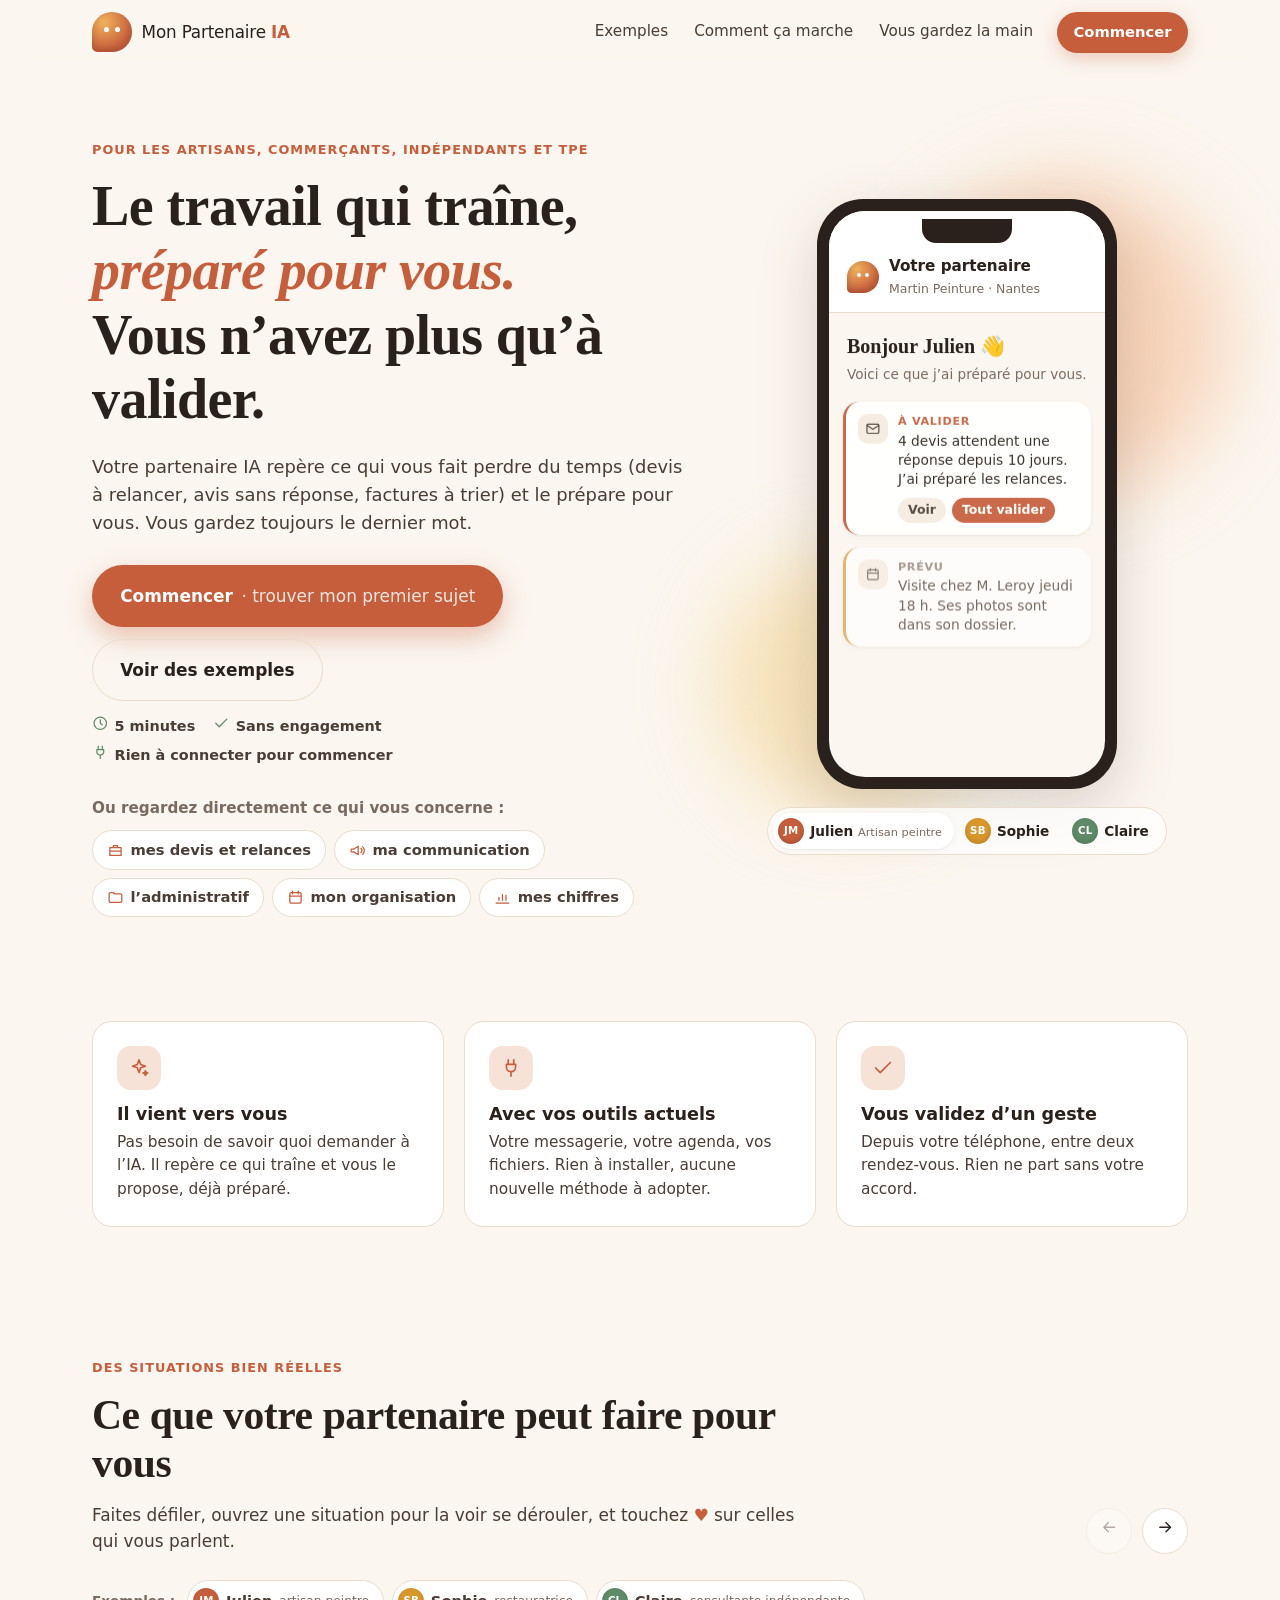
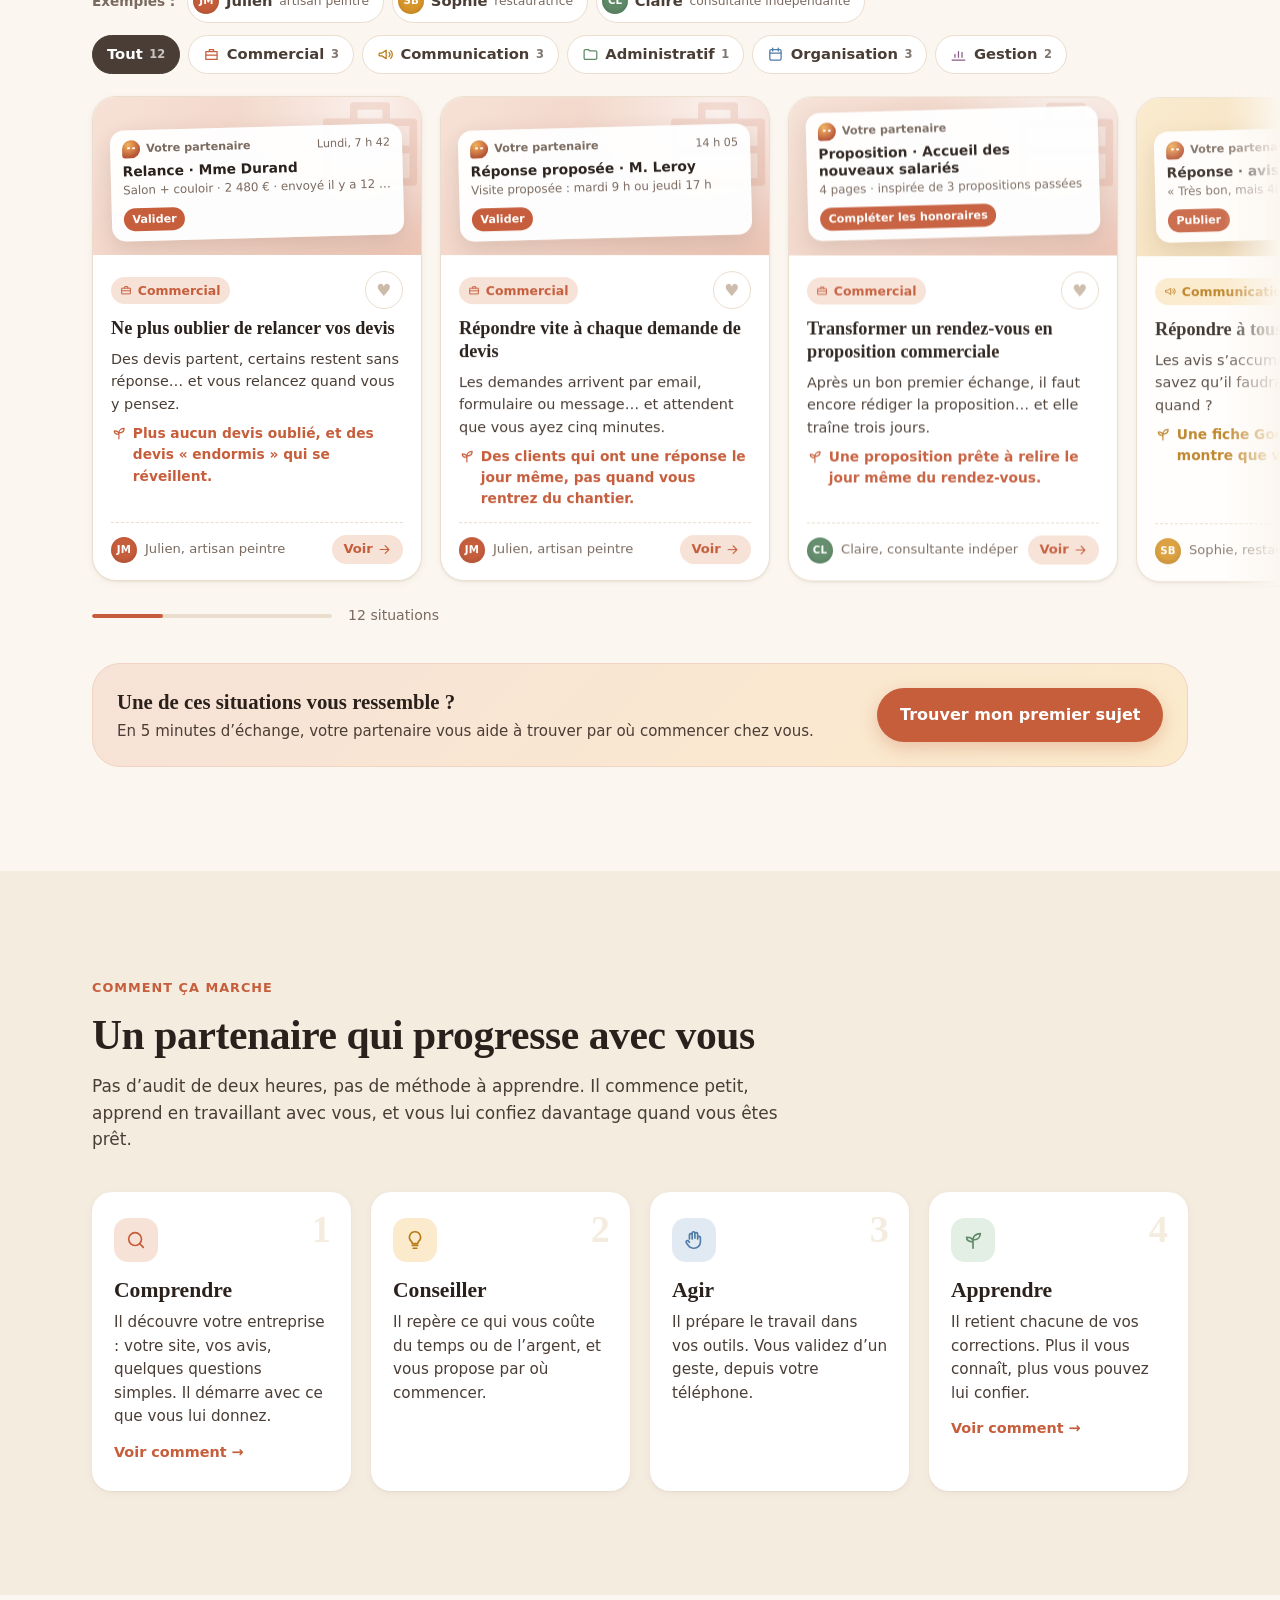
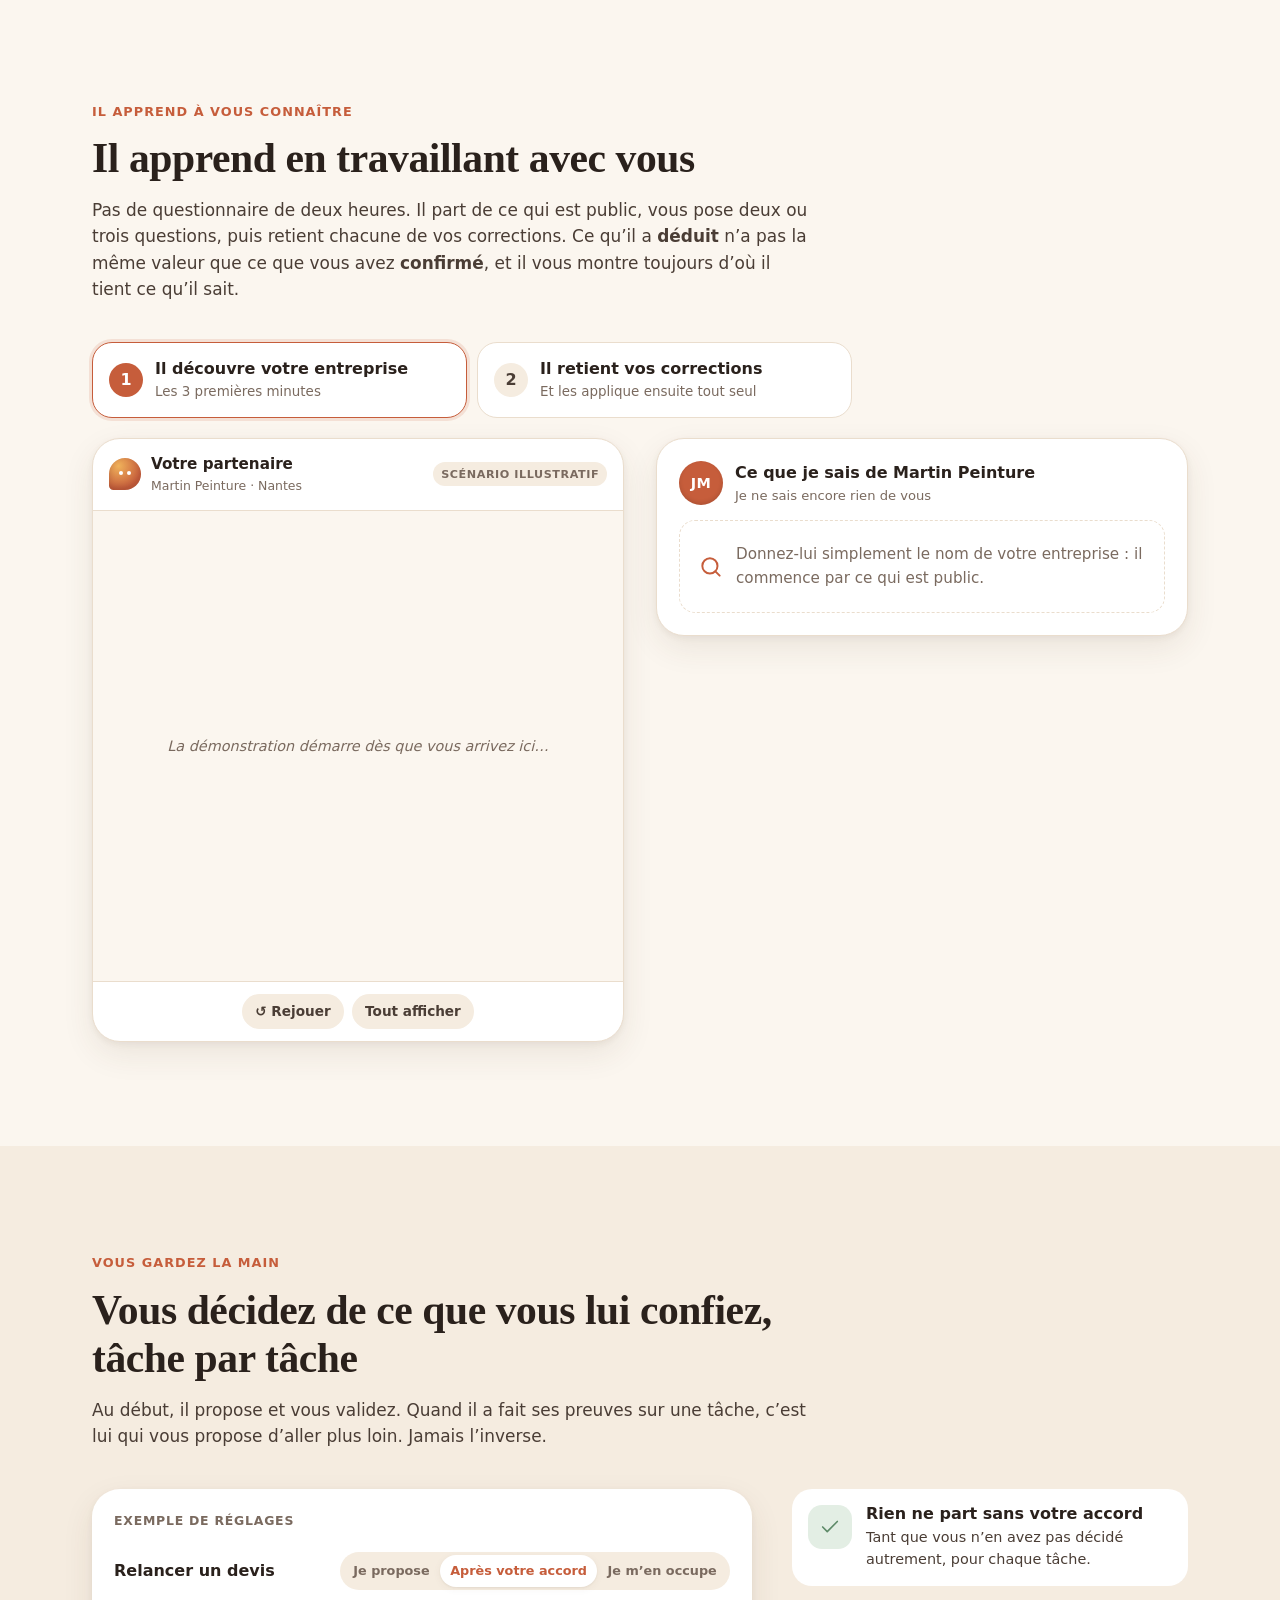
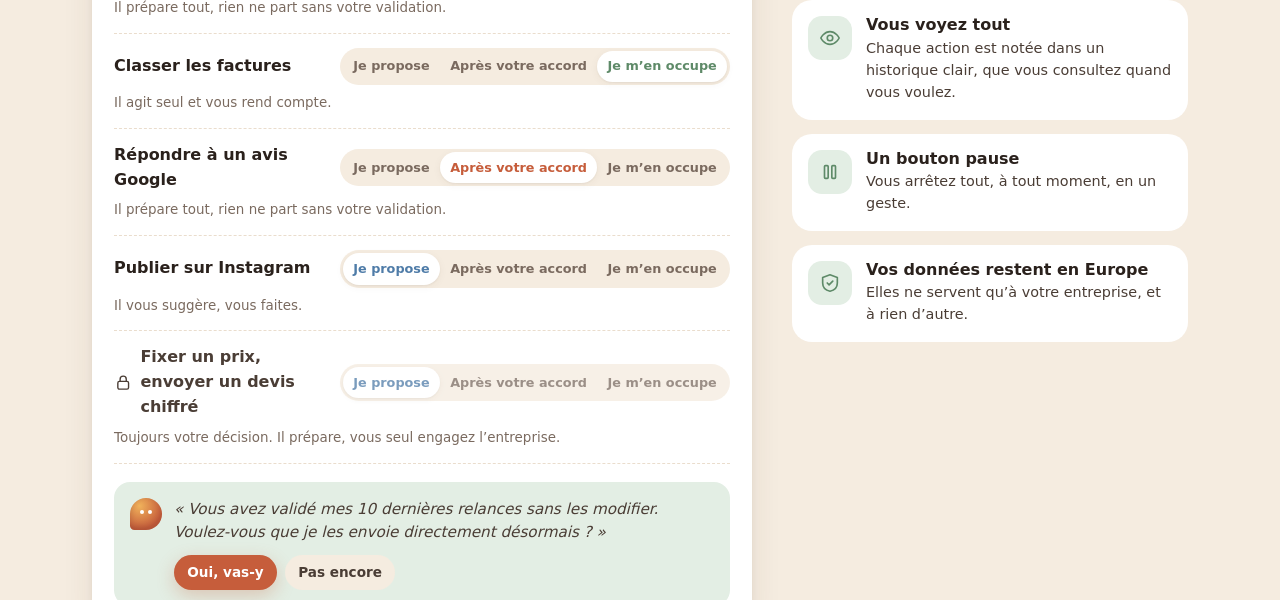
<file: index.html>
<!DOCTYPE html>
<html lang="fr">
<head>
  <meta charset="utf-8">
  <meta name="viewport" content="width=device-width, initial-scale=1">
  <title>Mon Partenaire IA</title>
  <meta http-equiv="refresh" content="0; url=vitrine/">
  <link rel="canonical" href="vitrine/">
</head>
<body>
  <p><a href="vitrine/">Ouvrir la maquette Mon Partenaire IA</a></p>
</body>
</html>
</file>
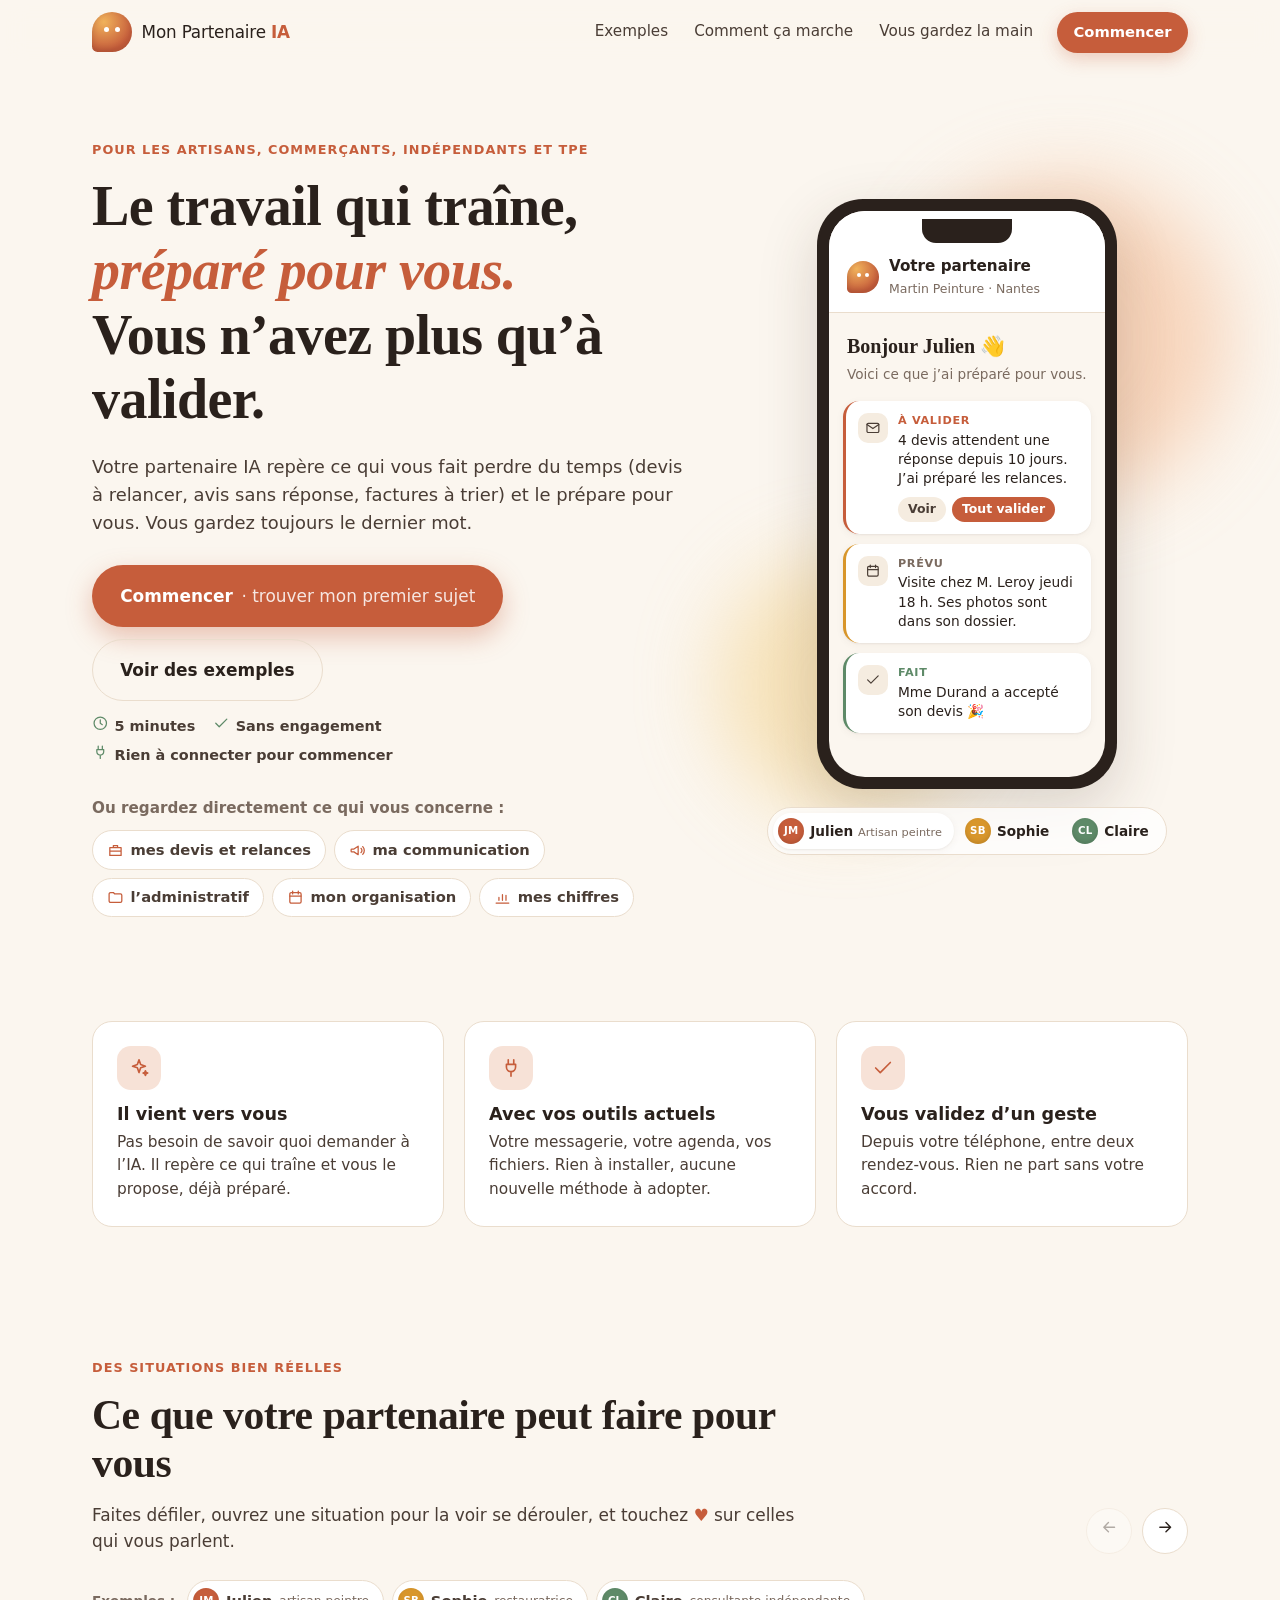
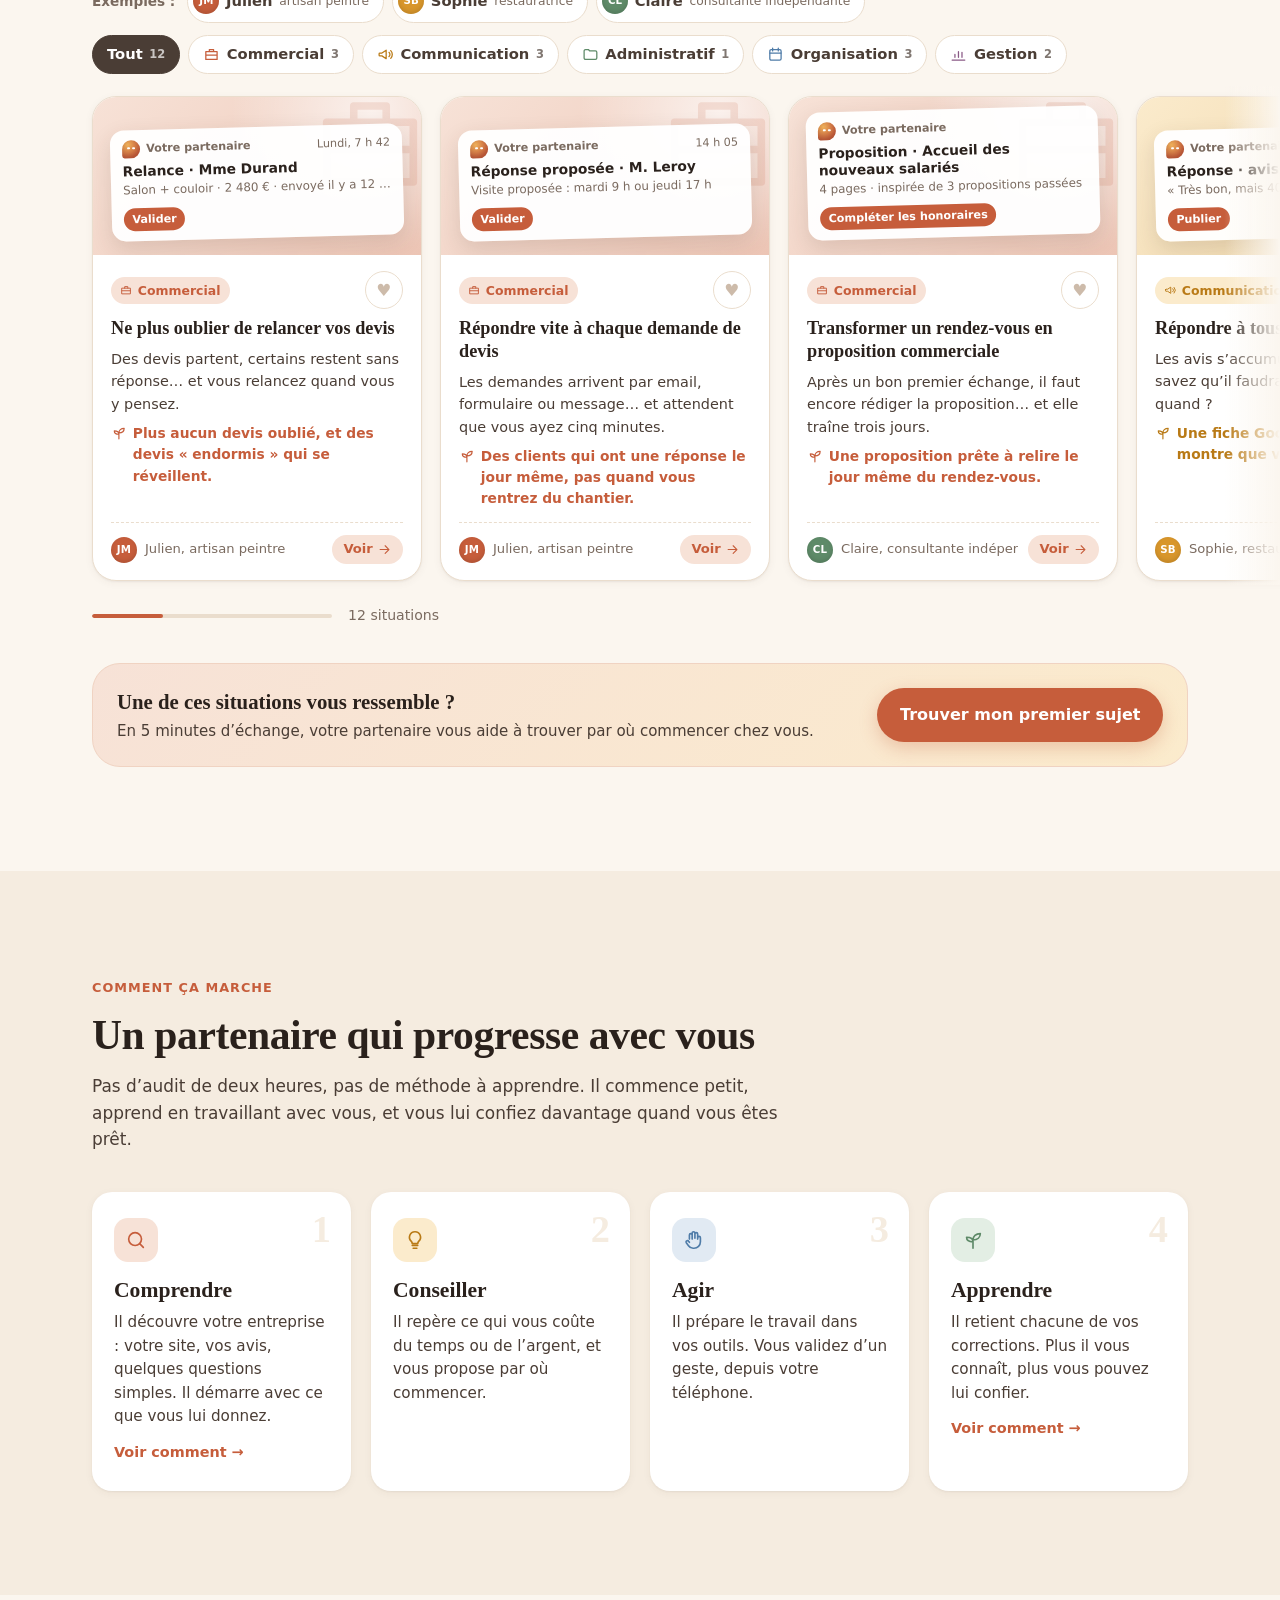
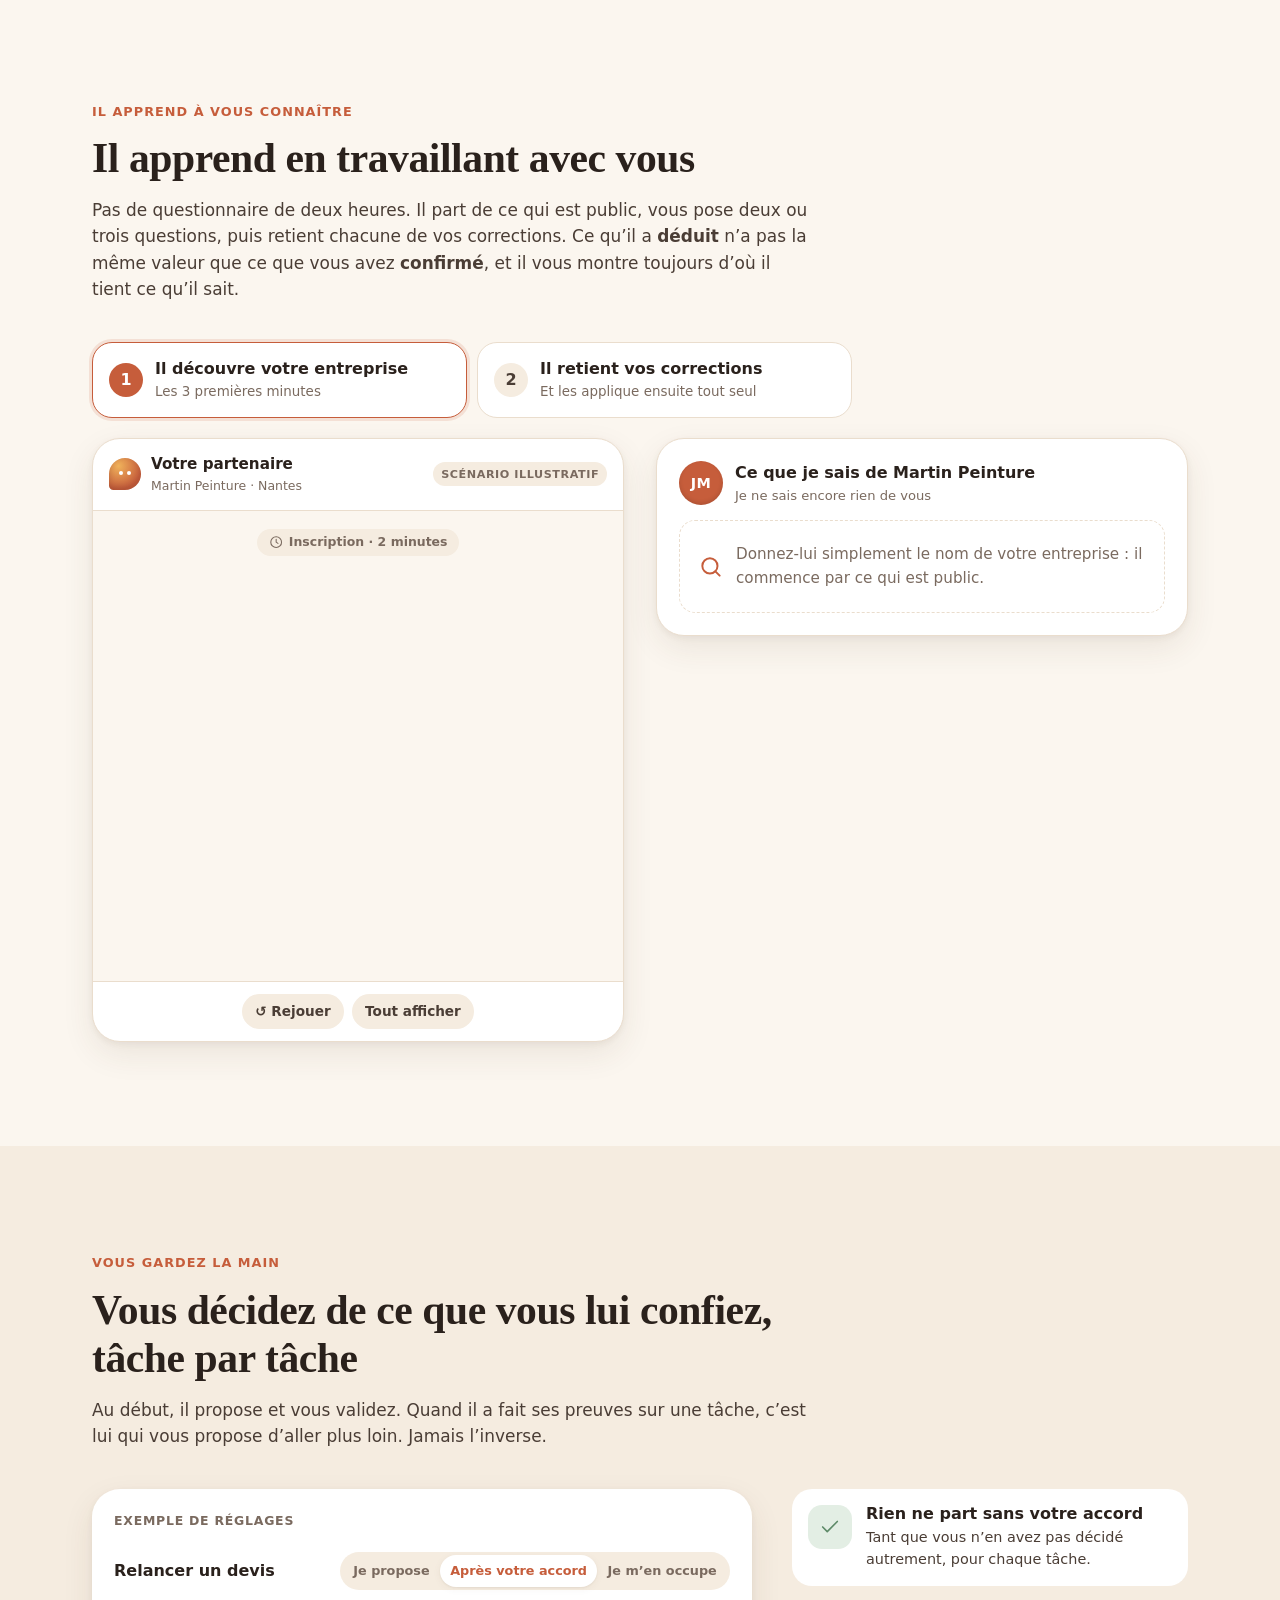
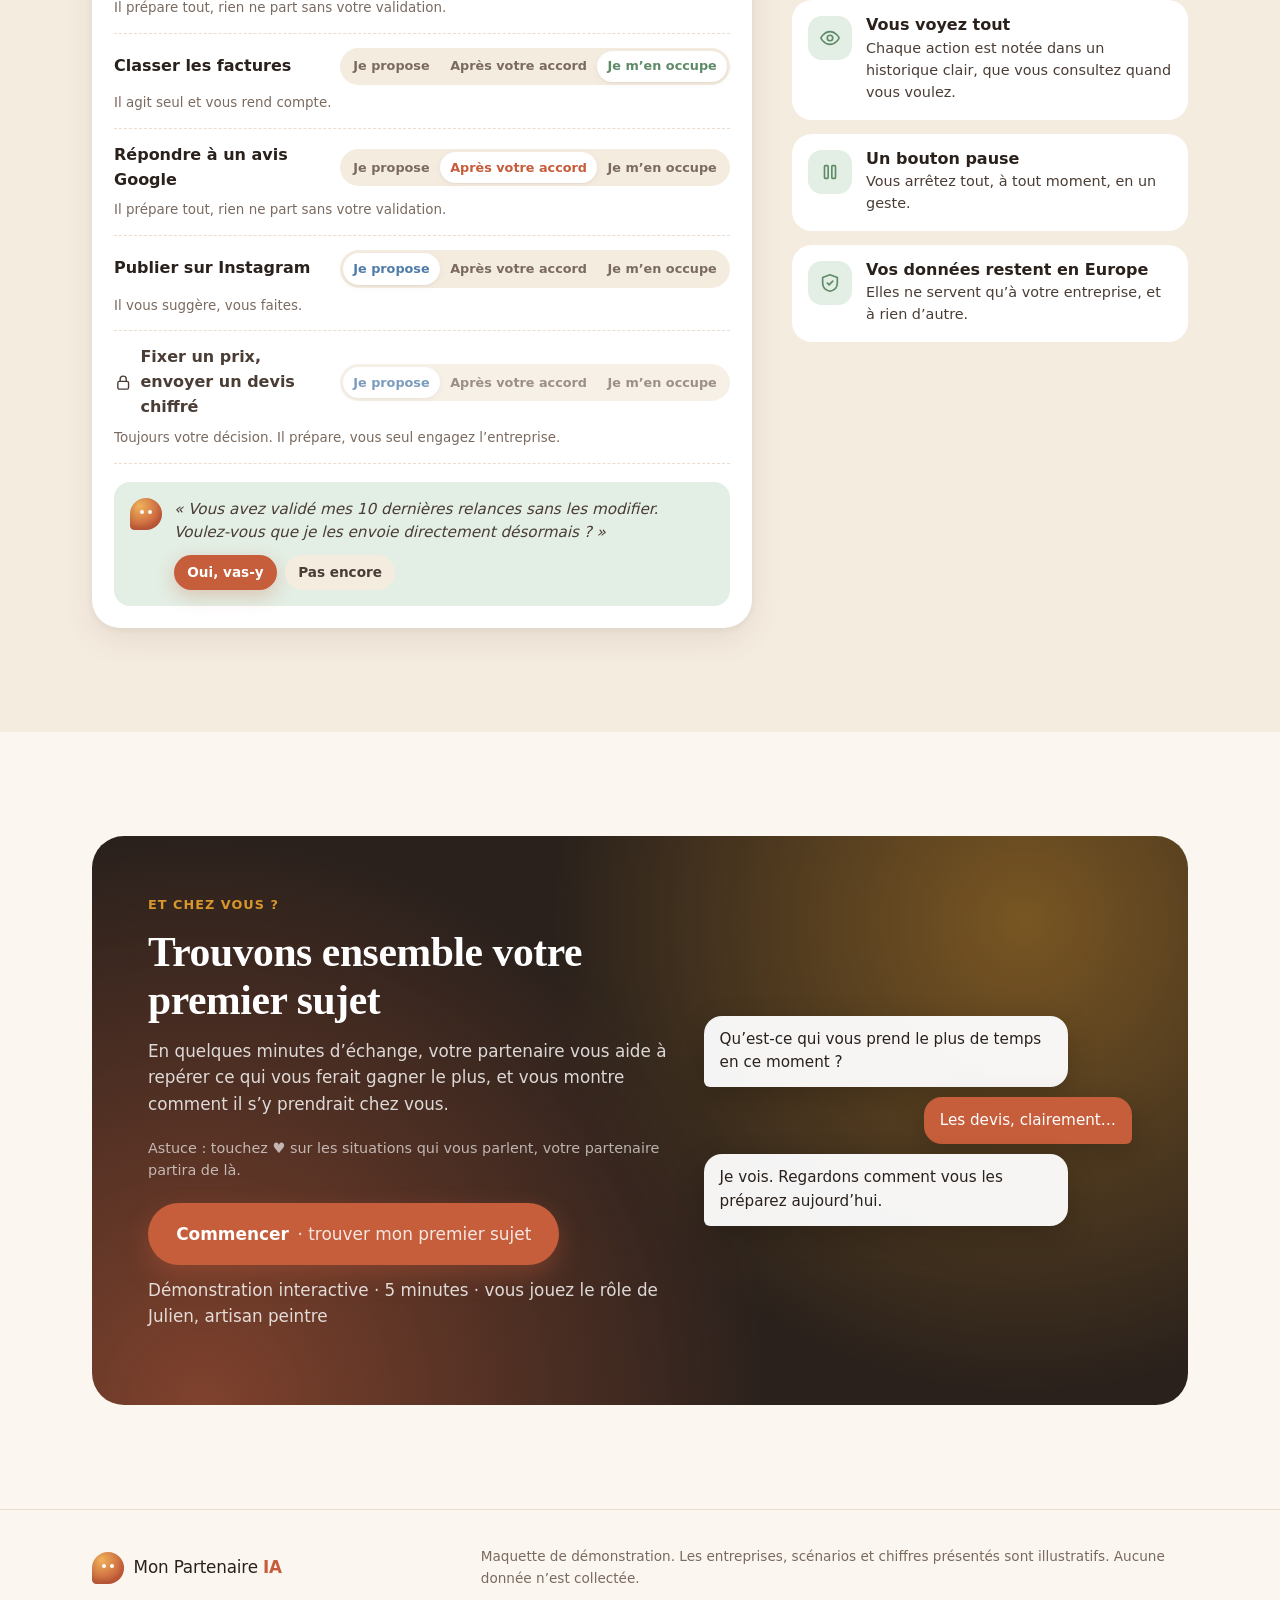
<file: vitrine/index.html>
<!DOCTYPE html>
<html lang="fr">
<head>
  <meta charset="utf-8">
  <meta name="viewport" content="width=device-width, initial-scale=1, viewport-fit=cover">
  <meta name="theme-color" content="#FBF6EF">
  <title>Mon Partenaire IA · Le travail qui traîne, préparé pour vous</title>
  <meta name="description" content="Mon Partenaire IA apprend à connaître votre entreprise, repère ce qui vous fait perdre du temps et le prépare pour vous. Vous gardez le dernier mot.">
  <link rel="stylesheet" href="css/styles.css">
</head>
<body>
  <a class="skip-link" href="#contenu">Aller au contenu</a>

  <header class="site-header" id="haut">
    <div class="container header-inner">
      <a class="brand" href="#haut" aria-label="Mon Partenaire IA, retour en haut">
        <span class="brand-mark" aria-hidden="true"></span>
        <span class="brand-name">Mon Partenaire <strong>IA</strong></span>
      </a>
      <nav class="main-nav" aria-label="Navigation principale">
        <a href="#exemples">Exemples</a>
        <a href="#fonctionnement">Comment ça marche</a>
        <a href="#controle">Vous gardez la main</a>
      </nav>
      <a class="btn btn-primary btn-sm header-cta" href="#brainstorm" data-start>Commencer</a>
    </div>
  </header>

  <main id="contenu">
    <!-- HERO -->
    <section class="hero">
      <div class="container hero-inner">
        <div class="hero-text">
          <p class="eyebrow">Pour les artisans, commerçants, indépendants et TPE</p>
          <h1>Le travail qui traîne, <em>préparé pour vous.</em><br>Vous n’avez plus qu’à valider.</h1>
          <p class="lead">Votre partenaire IA repère ce qui vous fait perdre du temps (devis à relancer, avis sans réponse, factures à trier) et le prépare pour vous. Vous gardez toujours le dernier mot.</p>
          <div class="hero-cta" id="hero-cta">
            <a class="btn btn-primary btn-lg" href="#brainstorm" data-start>Commencer <span class="btn-sub">· trouver mon premier sujet</span></a>
            <a class="btn btn-ghost btn-lg" href="#exemples">Voir des exemples</a>
          </div>
          <ul class="reassure">
            <li><span data-icon="clock"></span>5 minutes</li>
            <li><span data-icon="check"></span>Sans engagement</li>
            <li><span data-icon="plug"></span>Rien à connecter pour commencer</li>
          </ul>
          <div class="pain-picker">
            <p class="pain-label">Ou regardez directement ce qui vous concerne :</p>
            <div class="chips" id="hero-pains"></div>
          </div>
        </div>

        <div class="hero-visual" aria-label="Aperçu : votre partenaire sur votre téléphone">
          <div class="blob blob-1" aria-hidden="true"></div>
          <div class="blob blob-2" aria-hidden="true"></div>
          <div class="phone">
            <div class="phone-notch" aria-hidden="true"></div>
            <div class="phone-screen">
              <div class="phone-top">
                <span class="brand-mark sm" aria-hidden="true"></span>
                <div>
                  <p class="phone-title">Votre partenaire</p>
                  <p class="phone-sub" id="hero-sub">Martin Peinture · Nantes</p>
                </div>
              </div>
              <div class="phone-feed" id="hero-feed" aria-live="polite"></div>
            </div>
          </div>
          <div class="hero-personas" id="hero-personas" role="tablist" aria-label="Choisir un exemple"></div>
        </div>
      </div>
    </section>

    <!-- PROMESSE -->
    <section class="promise">
      <div class="container">
        <div class="promise-grid">
          <article class="promise-item">
            <span class="icon-bubble" data-icon="sparkle"></span>
            <h3>Il vient vers vous</h3>
            <p>Pas besoin de savoir quoi demander à l’IA. Il repère ce qui traîne et vous le propose, déjà préparé.</p>
          </article>
          <article class="promise-item">
            <span class="icon-bubble" data-icon="plug"></span>
            <h3>Avec vos outils actuels</h3>
            <p>Votre messagerie, votre agenda, vos fichiers. Rien à installer, aucune nouvelle méthode à adopter.</p>
          </article>
          <article class="promise-item">
            <span class="icon-bubble" data-icon="check"></span>
            <h3>Vous validez d’un geste</h3>
            <p>Depuis votre téléphone, entre deux rendez-vous. Rien ne part sans votre accord.</p>
          </article>
        </div>
      </div>
    </section>

    <!-- EXEMPLES -->
    <section class="section" id="exemples">
      <div class="container">
        <div class="section-head section-head-row">
          <div>
            <p class="eyebrow">Des situations bien réelles</p>
            <h2>Ce que votre partenaire peut faire pour vous</h2>
            <p class="section-lead">Faites défiler, ouvrez une situation pour la voir se dérouler, et touchez <span class="inline-heart" aria-hidden="true">♥</span> sur celles qui vous parlent.</p>
          </div>
          <div class="carousel-nav" aria-label="Faire défiler les situations">
            <button type="button" class="round-btn" id="uc-prev" aria-label="Situations précédentes"><span data-icon="arrow" class="flip"></span></button>
            <button type="button" class="round-btn" id="uc-next-page" aria-label="Situations suivantes"><span data-icon="arrow"></span></button>
          </div>
        </div>

        <div class="filters" role="toolbar" aria-label="Filtrer les situations">
          <div class="chips chips-scroll" id="persona-filters"></div>
          <div class="chips chips-scroll" id="cat-filters"></div>
        </div>
      </div>

      <div class="carousel" id="uc-carousel">
        <div class="usecase-track" id="usecase-grid" tabindex="0" aria-label="Situations"></div>
      </div>

      <div class="container">
        <div class="carousel-foot">
          <div class="carousel-progress" aria-hidden="true"><span id="uc-progress"></span></div>
          <p class="results-count" id="results-count" aria-live="polite"></p>
        </div>

        <div class="inline-cta" id="inline-cta">
          <div>
            <p class="inline-cta-title">Une de ces situations vous ressemble ?</p>
            <p class="inline-cta-sub">En 5 minutes d’échange, votre partenaire vous aide à trouver par où commencer chez vous.</p>
          </div>
          <a class="btn btn-primary" href="#brainstorm" data-start>Trouver mon premier sujet</a>
        </div>
      </div>
    </section>

    <!-- FONCTIONNEMENT -->
    <section class="section section-tinted" id="fonctionnement">
      <div class="container">
        <div class="section-head">
          <p class="eyebrow">Comment ça marche</p>
          <h2>Un partenaire qui progresse avec vous</h2>
          <p class="section-lead">Pas d’audit de deux heures, pas de méthode à apprendre. Il commence petit, apprend en travaillant avec vous, et vous lui confiez davantage quand vous êtes prêt.</p>
        </div>
        <ol class="steps">
          <li class="step">
            <span class="step-num">1</span>
            <span class="icon-bubble" data-icon="search"></span>
            <h3>Comprendre</h3>
            <p>Il découvre votre entreprise : votre site, vos avis, quelques questions simples. Il démarre avec ce que vous lui donnez.</p>
            <a class="step-link" href="#memoire" data-learn-link="discovery">Voir comment →</a>
          </li>
          <li class="step">
            <span class="step-num">2</span>
            <span class="icon-bubble" data-icon="lightbulb"></span>
            <h3>Conseiller</h3>
            <p>Il repère ce qui vous coûte du temps ou de l’argent, et vous propose par où commencer.</p>
          </li>
          <li class="step">
            <span class="step-num">3</span>
            <span class="icon-bubble" data-icon="hand"></span>
            <h3>Agir</h3>
            <p>Il prépare le travail dans vos outils. Vous validez d’un geste, depuis votre téléphone.</p>
          </li>
          <li class="step">
            <span class="step-num">4</span>
            <span class="icon-bubble" data-icon="sprout"></span>
            <h3>Apprendre</h3>
            <p>Il retient chacune de vos corrections. Plus il vous connaît, plus vous pouvez lui confier.</p>
            <a class="step-link" href="#memoire" data-learn-link="correction">Voir comment →</a>
          </li>
        </ol>
      </div>
    </section>

    <!-- MÉMOIRE / APPRENTISSAGE -->
    <section class="section" id="memoire">
      <div class="container">
        <div class="section-head">
          <p class="eyebrow">Il apprend à vous connaître</p>
          <h2>Il apprend en travaillant avec vous</h2>
          <p class="section-lead">Pas de questionnaire de deux heures. Il part de ce qui est public, vous pose deux ou trois questions, puis retient chacune de vos corrections. Ce qu’il a <strong>déduit</strong> n’a pas la même valeur que ce que vous avez <strong>confirmé</strong>, et il vous montre toujours d’où il tient ce qu’il sait.</p>
        </div>

        <div class="learn-tabs" role="tablist" aria-label="Deux moments d’apprentissage">
          <button type="button" role="tab" class="learn-tab is-active" aria-selected="true" data-learn="discovery">
            <span class="learn-num">1</span>
            <span><strong>Il découvre votre entreprise</strong><small>Les 3 premières minutes</small></span>
          </button>
          <button type="button" role="tab" class="learn-tab" aria-selected="false" data-learn="correction">
            <span class="learn-num">2</span>
            <span><strong>Il retient vos corrections</strong><small>Et les applique ensuite tout seul</small></span>
          </button>
        </div>

        <div class="learn-grid">
          <div class="player" id="learn-player">
            <div class="player-head">
              <span class="brand-mark sm" aria-hidden="true"></span>
              <div>
                <p class="phone-title">Votre partenaire</p>
                <p class="phone-sub">Martin Peinture · Nantes</p>
              </div>
              <span class="illustratif">Scénario illustratif</span>
            </div>
            <div class="player-feed" id="learn-feed" aria-live="polite"></div>
            <div class="player-controls">
              <button type="button" class="btn btn-soft btn-xs" id="learn-replay">↺ Rejouer</button>
              <button type="button" class="btn btn-soft btn-xs" id="learn-skip">Tout afficher</button>
            </div>
          </div>

          <div class="memory-card" id="fiche" aria-live="polite" aria-label="Fiche entreprise construite par le partenaire"></div>
        </div>
      </div>
    </section>

    <!-- CONTRÔLE -->
    <section class="section section-tinted" id="controle">
      <div class="container">
        <div class="section-head">
          <p class="eyebrow">Vous gardez la main</p>
          <h2>Vous décidez de ce que vous lui confiez, tâche par tâche</h2>
          <p class="section-lead">Au début, il propose et vous validez. Quand il a fait ses preuves sur une tâche, c’est lui qui vous propose d’aller plus loin. Jamais l’inverse.</p>
        </div>

        <div class="control-grid">
          <div class="autonomy-card">
            <p class="card-kicker">Exemple de réglages</p>
            <ul class="autonomy-list" id="autonomy-list"></ul>
            <div class="earned">
              <span class="brand-mark sm" aria-hidden="true"></span>
              <div>
                <p>« Vous avez validé mes 10 dernières relances sans les modifier. Voulez-vous que je les envoie directement désormais ? »</p>
                <div class="earned-actions" id="earned-actions">
                  <button type="button" class="btn btn-primary btn-xs" data-earned="yes">Oui, vas-y</button>
                  <button type="button" class="btn btn-soft btn-xs" data-earned="no">Pas encore</button>
                </div>
              </div>
            </div>
          </div>

          <ul class="trust-list">
            <li><span class="icon-bubble" data-icon="check"></span><div><h3>Rien ne part sans votre accord</h3><p>Tant que vous n’en avez pas décidé autrement, pour chaque tâche.</p></div></li>
            <li><span class="icon-bubble" data-icon="eye"></span><div><h3>Vous voyez tout</h3><p>Chaque action est notée dans un historique clair, que vous consultez quand vous voulez.</p></div></li>
            <li><span class="icon-bubble" data-icon="pause"></span><div><h3>Un bouton pause</h3><p>Vous arrêtez tout, à tout moment, en un geste.</p></div></li>
            <li><span class="icon-bubble" data-icon="shield"></span><div><h3>Vos données restent en Europe</h3><p>Elles ne servent qu’à votre entreprise, et à rien d’autre.</p></div></li>
          </ul>
        </div>
      </div>
    </section>

    <!-- DÉMARRER -->
    <section class="section" id="demarrer">
      <div class="container">
        <div class="start-card">
          <div class="start-text">
            <p class="eyebrow eyebrow-light">Et chez vous ?</p>
            <h2>Trouvons ensemble votre premier sujet</h2>
            <p>En quelques minutes d’échange, votre partenaire vous aide à repérer ce qui vous ferait gagner le plus, et vous montre comment il s’y prendrait chez vous.</p>
            <div class="picked" id="picked"></div>
            <a class="btn btn-primary btn-lg" href="#brainstorm" id="start-btn" data-start>Commencer <span class="btn-sub">· trouver mon premier sujet</span></a>
            <p class="start-note">Démonstration interactive · 5 minutes · vous jouez le rôle de Julien, artisan peintre</p>
          </div>
          <div class="start-visual" aria-hidden="true">
            <div class="mini-bubble mb-1">Qu’est-ce qui vous prend le plus de temps en ce moment ?</div>
            <div class="mini-bubble mb-2 me">Les devis, clairement…</div>
            <div class="mini-bubble mb-3">Je vois. Regardons comment vous les préparez aujourd’hui.</div>
          </div>
        </div>
      </div>
    </section>
  </main>

  <footer class="site-footer">
    <div class="container footer-inner">
      <a class="brand" href="#haut"><span class="brand-mark sm" aria-hidden="true"></span><span class="brand-name">Mon Partenaire <strong>IA</strong></span></a>
      <p class="footer-note">Maquette de démonstration. Les entreprises, scénarios et chiffres présentés sont illustratifs. Aucune donnée n’est collectée.</p>
    </div>
  </footer>

  <div class="sticky-cta" id="sticky-cta" aria-hidden="true">
    <a class="btn btn-primary" href="#brainstorm" data-start tabindex="-1">Commencer <span class="btn-sub">· 5 min</span></a>
  </div>

  <!-- Fenêtre : cas d'usage -->
  <div class="modal" id="uc-modal" role="dialog" aria-modal="true" aria-labelledby="uc-title" hidden>
    <div class="modal-backdrop" data-close></div>
    <div class="modal-panel" tabindex="-1">
      <button type="button" class="modal-close" data-close aria-label="Fermer">×</button>
      <div class="modal-body">
      <div class="uc-layout">
        <div class="uc-story">
          <div class="uc-head">
            <span class="tag" id="uc-tag"></span>
            <h2 id="uc-title"></h2>
            <p class="uc-hook" id="uc-hook"></p>
            <div class="uc-persona" id="uc-persona"></div>
          </div>
          <div class="uc-player-mobile-slot" id="uc-mobile-slot"></div>
          <div class="uc-section">
            <h3><span class="icon-inline" data-icon="sparkle"></span>Ce que fait votre partenaire</h3>
            <ol class="uc-how" id="uc-how"></ol>
          </div>
          <div class="uc-section">
            <h3><span class="icon-inline" data-icon="shield"></span>Ce qui reste sous votre contrôle</h3>
            <ul class="uc-list" id="uc-control"></ul>
          </div>
          <div class="uc-two">
            <div class="uc-section uc-benefit">
              <h3><span class="icon-inline" data-icon="sprout"></span>Ce que vous y gagnez</h3>
              <p id="uc-benefit"></p>
            </div>
            <div class="uc-section">
              <h3><span class="icon-inline" data-icon="plug"></span>Pour démarrer</h3>
              <ul class="uc-list" id="uc-needs"></ul>
            </div>
          </div>
          <div class="uc-actions">
            <button type="button" class="btn btn-like" id="uc-like" aria-pressed="false"><span class="heart" aria-hidden="true">♥</span> <span class="like-label">Ça me parle</span></button>
            <button type="button" class="btn btn-ghost" id="uc-next">Situation suivante →</button>
          </div>
        </div>
        <div class="uc-player-slot" id="uc-desktop-slot">
          <div class="player" id="uc-player">
            <div class="player-head">
              <span class="brand-mark sm" aria-hidden="true"></span>
              <div>
                <p class="phone-title">Votre partenaire</p>
                <p class="phone-sub" id="player-sub"></p>
              </div>
              <span class="illustratif">Scénario illustratif</span>
            </div>
            <div class="player-feed" id="player-feed" aria-live="polite"></div>
            <div class="player-controls">
              <button type="button" class="btn btn-soft btn-xs" id="player-replay">↺ Rejouer</button>
              <button type="button" class="btn btn-soft btn-xs" id="player-skip">Tout afficher</button>
            </div>
          </div>
        </div>
      </div>
      </div>
    </div>
  </div>

  <!-- Fenêtre : brainstorming (lot 2) -->
  <div class="modal modal-bs" id="bs-modal" role="dialog" aria-modal="true" aria-labelledby="bs-title" hidden>
    <div class="modal-backdrop" data-close></div>
    <div class="modal-panel bs-panel" tabindex="-1" data-view="chat">
      <header class="bs-head">
        <span class="brand-mark sm" aria-hidden="true"></span>
        <div class="bs-head-text">
          <p class="phone-title" id="bs-title">Trouvons votre premier sujet</p>
          <p class="phone-sub">Démonstration · vous êtes Julien, artisan peintre</p>
        </div>
        <button type="button" class="btn btn-soft btn-xs bs-restart" id="bs-restart" aria-label="Recommencer la démonstration">↺<span class="bs-restart-label"> Recommencer</span></button>
        <button type="button" class="modal-close bs-close" data-close aria-label="Fermer">×</button>
      </header>
      <ol class="bs-phases" id="bs-phases" aria-label="Étapes"></ol>
      <div class="bs-tabs" role="tablist">
        <button type="button" role="tab" class="bs-tab is-active" aria-selected="true" data-bs-view="chat">Échange</button>
        <button type="button" role="tab" class="bs-tab" aria-selected="false" data-bs-view="fiche">Ma fiche <span class="bs-badge" id="bs-badge" hidden></span></button>
      </div>
      <div class="bs-body">
        <section class="bs-chat" aria-label="Échange avec votre partenaire">
          <div class="bs-feed" id="bs-feed" aria-live="polite"></div>
          <div class="bs-input">
            <div class="bs-choices" id="bs-choices"></div>
            <div class="bs-free" aria-hidden="true"><span data-icon="mic"></span>Écrire ou dicter… <small>(simulé dans la démo)</small></div>
          </div>
        </section>
        <aside class="bs-fiche" id="bs-fiche" aria-live="polite" aria-label="Fiche de cas d’usage"></aside>
      </div>
    </div>
  </div>

  <script src="js/data.js"></script>
  <script src="js/brainstorm-data.js"></script>
  <script src="js/app.js"></script>
</body>
</html>
</file>
<file: vitrine/css/styles.css>
/* =========================================================
   Mon Partenaire IA · Vitrine (maquette)
   Direction : chaleureuse, humaine, mobile d'abord
   ========================================================= */

:root {
  --bg: #FBF6EF;
  --bg-tint: #F5ECE0;
  --surface: #FFFFFF;
  --ink: #2A211C;
  --ink-2: #4A3D35;
  --muted: #7A6A5F;
  --line: #EADDCD;
  --terracotta: #C65D3B;
  --terracotta-dark: #A84A2C;
  --terracotta-soft: #F7E2D7;
  --mustard: #D8962B;
  --mustard-soft: #FBEBCC;
  --sage: #5E8A68;
  --sage-soft: #E3EEE4;
  --blue: #4F7CA8;
  --blue-soft: #E1EAF3;
  --plum: #8A5A86;
  --plum-soft: #F0E3EF;

  --radius: 20px;
  --radius-lg: 28px;
  --shadow-sm: 0 1px 2px rgba(74, 52, 36, .06), 0 2px 8px rgba(74, 52, 36, .05);
  --shadow: 0 2px 6px rgba(74, 52, 36, .06), 0 12px 32px rgba(74, 52, 36, .09);
  --shadow-lg: 0 20px 60px rgba(74, 52, 36, .18);

  --font-sans: system-ui, -apple-system, "Segoe UI", Roboto, "Helvetica Neue", Arial, sans-serif;
  --font-serif: "Iowan Old Style", "Palatino Linotype", Palatino, "Book Antiqua", Georgia, serif;
}

.cat-all { --cat: var(--ink-2); --cat-soft: var(--bg-tint); }
.cat-commercial { --cat: var(--terracotta); --cat-soft: var(--terracotta-soft); }
.cat-communication { --cat: #B97A16; --cat-soft: var(--mustard-soft); }
.cat-administratif { --cat: var(--sage); --cat-soft: var(--sage-soft); }
.cat-organisation { --cat: var(--blue); --cat-soft: var(--blue-soft); }
.cat-gestion { --cat: var(--plum); --cat-soft: var(--plum-soft); }

*, *::before, *::after { box-sizing: border-box; }

html { scroll-behavior: smooth; -webkit-text-size-adjust: 100%; }
html.no-scroll { overflow: hidden; }

body {
  margin: 0;
  font-family: var(--font-sans);
  font-size: 16px;
  line-height: 1.55;
  color: var(--ink);
  background: var(--bg);
  -webkit-font-smoothing: antialiased;
}

h1, h2, h3 { margin: 0; line-height: 1.15; color: var(--ink); }
h1, h2 { font-family: var(--font-serif); font-weight: 600; letter-spacing: -.01em; }
h3 { font-size: 1.05rem; font-weight: 650; }
p { margin: 0; }
a { color: inherit; }
button { font: inherit; color: inherit; }

[hidden] { display: none !important; }

.container { width: 100%; max-width: 1160px; margin: 0 auto; padding: 0 20px; }
@media (min-width: 720px) { .container { padding: 0 32px; } }

.skip-link {
  position: absolute; left: -999px; top: 8px; z-index: 100;
  background: var(--ink); color: #fff; padding: 8px 14px; border-radius: 10px;
}
.skip-link:focus { left: 8px; }

:focus-visible { outline: 3px solid var(--mustard); outline-offset: 2px; border-radius: 6px; }

.ico { width: 1.15em; height: 1.15em; flex: none; }

/* ---------- Boutons ---------- */
.btn {
  display: inline-flex; align-items: center; justify-content: center; gap: .5em;
  padding: .85em 1.35em; border-radius: 999px; border: 1.5px solid transparent;
  font-weight: 600; font-size: 1rem; text-decoration: none; cursor: pointer;
  transition: transform .15s ease, background-color .15s ease, box-shadow .15s ease, border-color .15s ease;
  white-space: nowrap;
}
.btn:active { transform: translateY(1px) scale(.98); }
.btn-primary { background: var(--terracotta); color: #fff; box-shadow: 0 6px 18px rgba(198, 93, 59, .28); }
.btn-primary:hover { background: var(--terracotta-dark); }
.btn-ghost { background: transparent; border-color: var(--line); color: var(--ink); }
.btn-ghost:hover { background: var(--surface); border-color: #D9C8B5; }
.btn-soft { background: var(--bg-tint); color: var(--ink-2); }
.btn-soft:hover { background: #EEDFCD; }
.btn-light { background: #fff; color: var(--ink); }
.btn-light:hover { background: var(--mustard-soft); }
.btn-sm { padding: .55em 1.05em; font-size: .92rem; }
.btn-xs { padding: .45em .9em; font-size: .85rem; }
.btn-lg { padding: 1em 1.6em; font-size: 1.06rem; }
.btn-primary.btn-lg { box-shadow: 0 10px 26px rgba(198, 93, 59, .35); }
.btn-primary.btn-lg:hover { transform: translateY(-1px); box-shadow: 0 14px 30px rgba(198, 93, 59, .4); }
.btn-sub { font-weight: 500; opacity: .85; }
.flip .ico { transform: scaleX(-1); }

.round-btn {
  display: inline-grid; place-items: center; width: 46px; height: 46px; border-radius: 50%;
  border: 1.5px solid var(--line); background: var(--surface); color: var(--ink); cursor: pointer; transition: all .15s ease;
}
.round-btn:hover:not(:disabled) { border-color: var(--terracotta); color: var(--terracotta); }
.round-btn:disabled { opacity: .35; cursor: default; }

.btn-like { background: var(--surface); border-color: var(--line); color: var(--ink); }
.btn-like .heart { color: #C9B8A8; transition: color .2s, transform .2s; }
.btn-like:hover .heart { color: var(--terracotta); }
.btn-like.is-liked { background: var(--terracotta-soft); border-color: #EFC3AE; color: var(--terracotta-dark); }
.btn-like.is-liked .heart { color: var(--terracotta); transform: scale(1.15); }

/* ---------- Marque ---------- */
.brand { display: inline-flex; align-items: center; gap: .6rem; text-decoration: none; }
.brand-name { font-size: 1.05rem; letter-spacing: -.01em; }
.brand-name strong { color: var(--terracotta); }

.brand-mark {
  --s: 40px;
  position: relative; display: inline-block; flex: none;
  width: var(--s); height: var(--s);
  border-radius: 50% 50% 50% 14%;
  background: radial-gradient(circle at 30% 25%, #F0B25B, var(--terracotta) 70%);
  box-shadow: inset 0 -3px 6px rgba(0, 0, 0, .12);
}
.brand-mark::before, .brand-mark::after {
  content: ""; position: absolute; background: #fff; border-radius: 50%;
  width: calc(var(--s) * .13); height: calc(var(--s) * .13); top: 38%;
}
.brand-mark::before { left: 30%; }
.brand-mark::after { right: 30%; }
.brand-mark.sm { --s: 32px; }
.brand-mark.xs { --s: 24px; }

/* ---------- En-tête ---------- */
.site-header {
  position: sticky; top: 0; z-index: 40;
  background: rgba(251, 246, 239, .85);
  backdrop-filter: saturate(1.4) blur(12px); -webkit-backdrop-filter: saturate(1.4) blur(12px);
  border-bottom: 1px solid transparent; transition: border-color .2s, box-shadow .2s;
}
.site-header.is-scrolled { border-bottom-color: var(--line); box-shadow: 0 4px 20px rgba(74, 52, 36, .05); }
.header-inner { display: flex; align-items: center; gap: 24px; height: 64px; }
.main-nav { display: none; gap: 26px; margin-left: auto; }
.main-nav a { text-decoration: none; color: var(--ink-2); font-weight: 500; font-size: .95rem; }
.main-nav a:hover { color: var(--terracotta); }
.header-inner > .btn { margin-left: auto; }
@media (min-width: 860px) {
  .main-nav { display: flex; }
  .header-inner > .btn { margin-left: 0; }
}

/* ---------- Typo commune ---------- */
.eyebrow {
  display: inline-block; font-size: .8rem; font-weight: 700; letter-spacing: .08em; text-transform: uppercase;
  color: var(--terracotta); margin-bottom: 14px;
}
.eyebrow-light { color: var(--mustard); }
.lead { font-size: 1.12rem; color: var(--ink-2); max-width: 36em; }

.section { padding: 72px 0; scroll-margin-top: 48px; }
.section-tinted { background: var(--bg-tint); }
@media (min-width: 900px) { .section { padding: 104px 0; } }
.section-head { max-width: 720px; margin-bottom: 40px; }
.section-head h2 { font-size: clamp(1.8rem, 4vw, 2.6rem); margin-bottom: 14px; }
.section-lead { color: var(--ink-2); font-size: 1.06rem; }
.inline-heart { color: var(--terracotta); }

/* ---------- Hero ---------- */
.hero { padding: 40px 0 64px; overflow: hidden; }
.hero-inner { display: grid; gap: 48px; align-items: center; }
@media (min-width: 960px) {
  .hero { padding: 72px 0 96px; }
  .hero-inner { grid-template-columns: 1.15fr .85fr; gap: 56px; }
}
.hero h1 { font-size: clamp(2.1rem, 5.4vw, 3.5rem); margin-bottom: 22px; }
.hero h1 em { font-style: italic; color: var(--terracotta); }
.hero-cta { display: flex; flex-wrap: wrap; gap: 12px; margin: 28px 0 14px; }
@media (max-width: 559px) {
  .hero { padding-top: 28px; }
  .hero .lead { font-size: 1.02rem; }
  .hero-cta .btn { width: 100%; }
  .hero-cta .btn-sub { display: none; }
}
.reassure { list-style: none; margin: 0 0 30px; padding: 0; display: flex; flex-wrap: wrap; gap: 6px 18px; color: var(--ink-2); font-size: .9rem; font-weight: 550; }
.reassure li { display: inline-flex; align-items: center; gap: 6px; }
.reassure .ico { color: var(--sage); }

.pain-label { font-weight: 600; color: var(--muted); margin-bottom: 10px; font-size: .95rem; }
.chips { display: flex; flex-wrap: wrap; gap: 8px; }
.chip {
  display: inline-flex; align-items: center; gap: .45em;
  padding: .5em .95em; border-radius: 999px; border: 1.5px solid var(--line);
  background: var(--surface); color: var(--ink-2); font-size: .92rem; font-weight: 550;
  cursor: pointer; transition: all .15s ease;
}
.chip .ico { color: var(--terracotta); }
.chip:hover { border-color: var(--terracotta); color: var(--terracotta-dark); transform: translateY(-1px); }

.hero-visual { position: relative; display: flex; flex-direction: column; align-items: center; gap: 18px; }
.blob { position: absolute; border-radius: 50%; filter: blur(40px); opacity: .55; z-index: 0; }
.blob-1 { width: 320px; height: 320px; background: #F4B88F; top: -20px; right: -40px; }
.blob-2 { width: 260px; height: 260px; background: #F3D28C; bottom: 40px; left: -30px; }

.phone {
  position: relative; z-index: 1;
  width: 300px; height: 590px; padding: 12px;
  background: #2A211C; border-radius: 46px; box-shadow: var(--shadow-lg);
}
.phone-notch { position: absolute; top: 20px; left: 50%; transform: translateX(-50%); width: 90px; height: 24px; background: #2A211C; border-radius: 0 0 14px 14px; z-index: 2; }
.phone-screen { height: 100%; background: var(--bg); border-radius: 36px; overflow: hidden; display: flex; flex-direction: column; }
.phone-top { display: flex; align-items: center; gap: 10px; padding: 44px 18px 14px; border-bottom: 1px solid var(--line); background: var(--surface); }
.phone-title { font-weight: 700; font-size: .95rem; }
.phone-sub { font-size: .78rem; color: var(--muted); }
.phone-feed { flex: 1; padding: 16px 14px; display: flex; flex-direction: column; gap: 10px; overflow: hidden; }

.feed-greet { font-family: var(--font-serif); font-size: 1.25rem; font-weight: 600; margin: 2px 4px 6px; animation: fadeUp .5s both; }
.feed-greet span { display: block; font-family: var(--font-sans); font-size: .85rem; font-weight: 400; color: var(--muted); margin-top: 2px; }
.feed-card {
  display: flex; gap: 10px; padding: 12px; background: var(--surface); border-radius: 16px; box-shadow: var(--shadow-sm);
  font-size: .86rem; line-height: 1.4; animation: fadeUp .5s both; animation-delay: var(--d, 0ms);
  border-left: 3px solid var(--line);
}
.feed-card.k-valider { border-left-color: var(--terracotta); }
.feed-card.k-prvu, .feed-card.k-noter { border-left-color: var(--mustard); }
.feed-card.k-fait { border-left-color: var(--sage); }
.feed-ico { width: 30px; height: 30px; flex: none; border-radius: 10px; background: var(--bg-tint); display: grid; place-items: center; color: var(--ink-2); }
.feed-kicker { font-size: .7rem; font-weight: 700; text-transform: uppercase; letter-spacing: .06em; color: var(--muted); margin-bottom: 2px; }
.feed-card.k-valider .feed-kicker { color: var(--terracotta); }
.feed-card.k-fait .feed-kicker { color: var(--sage); }
.feed-actions { display: flex; gap: 6px; margin-top: 8px; }

.pill { display: inline-block; padding: .3em .8em; border-radius: 999px; background: var(--bg-tint); font-size: .78rem; font-weight: 600; color: var(--ink-2); }
.pill-primary { background: var(--terracotta); color: #fff; }

.hero-personas { position: relative; z-index: 1; display: flex; gap: 6px; padding: 5px; background: rgba(255, 255, 255, .75); border: 1px solid var(--line); border-radius: 999px; backdrop-filter: blur(6px); }
.hero-tab { display: inline-flex; align-items: center; gap: 6px; padding: 5px 12px 5px 5px; border: 0; border-radius: 999px; background: transparent; cursor: pointer; font-size: .85rem; font-weight: 600; white-space: nowrap; }
.hero-tab small { display: none; font-weight: 400; color: var(--muted); }
.hero-tab.is-active { background: var(--surface); box-shadow: var(--shadow-sm); }
.hero-tab.is-active small { display: inline; }

/* Sur mobile, le téléphone d'illustration est réduit pour ne pas occuper tout un écran. */
@media (max-width: 559px) {
  .hero-inner { gap: 36px; }
  .phone { width: 270px; height: 470px; border-radius: 40px; padding: 10px; }
  .phone-screen { border-radius: 31px; }
  .phone-top { padding-top: 36px; }
  .phone-notch { top: 16px; width: 76px; height: 20px; }
  .phone-feed .feed-card:nth-child(4) { display: none; }
  .blob-1 { width: 240px; height: 240px; }
}

/* ---------- Avatars ---------- */
.avatar {
  --c: var(--terracotta);
  display: inline-grid; place-items: center; flex: none;
  width: 44px; height: 44px; border-radius: 50%;
  background: var(--c); color: #fff; font-weight: 700; font-size: .9rem; letter-spacing: .02em;
  box-shadow: inset 0 -2px 4px rgba(0, 0, 0, .12);
}
.avatar.xs { width: 26px; height: 26px; font-size: .64rem; }

/* ---------- Promesse ---------- */
.promise { padding: 8px 0 24px; }
.promise-grid { display: grid; gap: 16px; }
@media (min-width: 760px) { .promise-grid { grid-template-columns: repeat(3, 1fr); gap: 20px; } }
.promise-item { background: var(--surface); border: 1px solid var(--line); border-radius: var(--radius); padding: 24px; }
.promise-item h3 { margin: 14px 0 6px; font-size: 1.1rem; }
.promise-item p { color: var(--ink-2); font-size: .96rem; }
@media (max-width: 759px) {
  .promise-grid { gap: 10px; }
  .promise-item { display: grid; grid-template-columns: auto 1fr; column-gap: 14px; padding: 16px; }
  .promise-item .icon-bubble { grid-row: span 2; }
  .promise-item h3 { margin: 0 0 2px; font-size: 1.02rem; }
  .promise-item p { font-size: .9rem; }
}

.icon-bubble { display: inline-grid; place-items: center; width: 44px; height: 44px; border-radius: 14px; background: var(--terracotta-soft); color: var(--terracotta); flex: none; }
.icon-bubble .ico { width: 22px; height: 22px; }

/* ---------- Filtres ---------- */
.section-head-row { display: flex; align-items: flex-end; justify-content: space-between; gap: 24px; max-width: none; margin-bottom: 22px; }
.section-head-row > div:first-child { max-width: 720px; }
.carousel-nav { display: none; gap: 10px; flex: none; }
@media (min-width: 900px) { .carousel-nav { display: flex; } }

.filters { display: grid; gap: 4px; margin-bottom: 8px; }
.chips-scroll { flex-wrap: nowrap; overflow-x: auto; margin: 0 -20px; padding: 4px 20px 6px; scrollbar-width: none; }
.chips-scroll::-webkit-scrollbar { display: none; }
@media (min-width: 900px) { .chips-scroll { flex-wrap: wrap; margin: 0; padding: 4px 0; } }
.filter-label { flex: none; align-self: center; margin-right: 4px; font-size: .85rem; font-weight: 600; color: var(--muted); }
.chip-filter, .chip-persona { flex: none; }
.chip-filter .ico { color: var(--cat); }
.chip-filter:hover { border-color: var(--cat); color: var(--cat); }
.chip-filter.is-active { background: var(--cat); border-color: var(--cat); color: #fff; }
.chip-filter.is-active .ico { color: #fff; }
.chip-filter:disabled { opacity: .4; cursor: default; transform: none; }
.chip-n { font-size: .78em; opacity: .7; font-weight: 600; }
.chip-persona { --c: var(--terracotta); padding-left: .35em; }
.chip-persona small { font-weight: 450; color: var(--muted); }
.chip-persona:hover { border-color: var(--c); color: var(--ink); }
.chip-persona.is-active { border-color: var(--c); background: color-mix(in srgb, var(--c) 12%, #fff); box-shadow: 0 0 0 2px color-mix(in srgb, var(--c) 25%, transparent); }

/* ---------- Carrousel des cas d'usage ---------- */
.carousel { --gutter: 20px; position: relative; }
@media (min-width: 720px) { .carousel { --gutter: 32px; } }
.carousel::after {
  content: ""; position: absolute; top: 0; right: 0; bottom: 18px; width: 56px; pointer-events: none;
  background: linear-gradient(90deg, rgba(251, 246, 239, 0), var(--bg)); transition: opacity .2s;
}
.carousel.at-end::after { opacity: 0; }
.usecase-track {
  --pad: max(var(--gutter), calc((100% - 1160px) / 2 + var(--gutter)));
  display: grid; grid-auto-flow: column; grid-auto-columns: clamp(272px, 80%, 330px); gap: 18px;
  overflow-x: auto; overscroll-behavior-x: contain; scroll-snap-type: x mandatory;
  padding: 10px var(--pad) 22px; scroll-padding-inline: var(--pad);
  scrollbar-width: none; outline: none;
}
.usecase-track::-webkit-scrollbar { display: none; }
.usecase-track:focus-visible { box-shadow: inset 0 0 0 3px var(--mustard); border-radius: 12px; }

.uc-card {
  position: relative; display: flex; flex-direction: column; scroll-snap-align: start;
  background: var(--surface); border: 1px solid var(--line); border-radius: 24px; overflow: hidden;
  box-shadow: var(--shadow-sm); transition: transform .25s ease, box-shadow .25s ease;
  animation: fadeUp .45s both; animation-delay: calc(min(var(--i, 0), 4) * 60ms);
}
.uc-card:hover { transform: translateY(-4px); box-shadow: var(--shadow); }
.uc-open { position: absolute; inset: 0; z-index: 1; width: 100%; border: 0; background: transparent; border-radius: inherit; cursor: pointer; }

.uc-visual {
  position: relative; height: 158px; padding: 18px; display: flex; align-items: flex-end; overflow: hidden;
  background:
    radial-gradient(circle at 85% 10%, rgba(255, 255, 255, .7), transparent 45%),
    linear-gradient(135deg, var(--cat-soft), color-mix(in srgb, var(--cat) 22%, var(--cat-soft)));
}
.uc-visual-icon { position: absolute; top: -18px; right: -14px; color: var(--cat); opacity: .14; }
.uc-visual-icon .ico { width: 130px; height: 130px; stroke-width: 1.4; }
.uc-notif {
  position: relative; width: 100%; padding: 10px 12px; border-radius: 14px; background: rgba(255, 255, 255, .96);
  box-shadow: 0 8px 22px rgba(74, 52, 36, .14); transform: rotate(-1.5deg); transition: transform .3s ease;
}
.uc-card:hover .uc-notif { transform: rotate(0) translateY(-3px); }
.uc-notif-head { display: flex; align-items: center; gap: 6px; font-size: .7rem; font-weight: 700; color: var(--muted); margin-bottom: 5px; }
.uc-notif-head .brand-mark { --s: 18px; }
.uc-notif-time { margin-left: auto; font-weight: 500; white-space: nowrap; }
.uc-notif-head > span:nth-child(2) { white-space: nowrap; }
.uc-notif-title { font-weight: 700; font-size: .86rem; line-height: 1.25; }
.uc-notif-meta { font-size: .74rem; color: var(--muted); white-space: nowrap; overflow: hidden; text-overflow: ellipsis; margin: 1px 0 6px; }
.uc-notif .pill { font-size: .7rem; padding: .25em .75em; }

.uc-content { flex: 1; display: flex; flex-direction: column; gap: 8px; padding: 16px 18px 16px; }
.uc-card h3 { font-size: 1.14rem; font-family: var(--font-serif); font-weight: 600; line-height: 1.25; }
.uc-card-hook { color: var(--ink-2); font-size: .9rem; display: -webkit-box; -webkit-line-clamp: 3; -webkit-box-orient: vertical; overflow: hidden; }
.uc-card-benefit { flex: 1; display: flex; gap: 6px; align-items: flex-start; font-size: .86rem; font-weight: 600; color: var(--cat); }
.uc-card-benefit .ico { margin-top: 2px; }
.uc-card-top { display: flex; justify-content: space-between; align-items: center; }
.uc-card-foot { display: flex; justify-content: space-between; align-items: center; gap: 10px; padding-top: 12px; margin-top: 4px; border-top: 1px dashed var(--line); font-size: .82rem; }
.uc-card-persona { display: inline-flex; align-items: center; gap: 8px; color: var(--muted); min-width: 0; white-space: nowrap; overflow: hidden; text-overflow: ellipsis; }
.uc-card-cta { display: inline-flex; align-items: center; gap: 4px; padding: .35em .85em; border-radius: 999px; background: var(--cat-soft); color: var(--cat); font-weight: 700; white-space: nowrap; transition: all .2s; }
.uc-card:hover .uc-card-cta { background: var(--cat); color: #fff; }
.uc-card-cta .ico { transition: transform .2s; }
.uc-card:hover .uc-card-cta .ico { transform: translateX(3px); }

.carousel-foot { display: flex; align-items: center; gap: 16px; margin-top: 2px; }
.carousel-progress { flex: 1; max-width: 240px; height: 4px; border-radius: 999px; background: var(--line); overflow: hidden; }
.carousel-progress span { display: block; height: 100%; border-radius: inherit; background: var(--terracotta); transition: margin-left .15s linear, width .2s; }
.results-count { color: var(--muted); font-size: .88rem; margin: 0; }

.inline-cta {
  display: flex; flex-wrap: wrap; align-items: center; justify-content: space-between; gap: 16px;
  margin-top: 36px; padding: 22px 24px; border-radius: var(--radius-lg);
  background: linear-gradient(135deg, var(--terracotta-soft), var(--mustard-soft)); border: 1px solid #F0D3C2;
}
.inline-cta-title { font-family: var(--font-serif); font-size: 1.3rem; font-weight: 600; }
.inline-cta-sub { color: var(--ink-2); font-size: .94rem; margin-top: 2px; }
@media (max-width: 559px) { .inline-cta .btn { width: 100%; } }

/* ---------- Bouton collant (mobile) ---------- */
.sticky-cta {
  position: fixed; left: 0; right: 0; bottom: 0; z-index: 30; display: none;
  padding: 10px 16px calc(10px + env(safe-area-inset-bottom));
  background: linear-gradient(180deg, rgba(251, 246, 239, 0), rgba(251, 246, 239, .96) 35%);
  transform: translateY(110%); transition: transform .25s ease;
}
.sticky-cta .btn { width: 100%; }
.sticky-cta.is-visible { transform: none; }
@media (max-width: 859px) {
  .sticky-cta { display: block; }
  .header-cta { transition: opacity .2s ease; }
  html.sticky-on .header-cta { opacity: 0; pointer-events: none; }
}
html.no-scroll .sticky-cta { display: none; }

.player-feed:empty::before {
  content: "La démonstration démarre dès que vous arrivez ici…"; margin: auto; color: var(--muted); font-size: .9rem; font-style: italic;
}

.tag { display: inline-flex; align-items: center; gap: .4em; padding: .3em .75em; border-radius: 999px; background: var(--cat-soft); color: var(--cat); font-size: .78rem; font-weight: 700; }
.tag .ico { width: 1em; height: 1em; }

.like {
  position: relative; z-index: 2;
  width: 38px; height: 38px; border-radius: 50%; border: 1.5px solid var(--line); background: var(--surface);
  color: #CDBBAA; font-size: 1.05rem; line-height: 1; cursor: pointer; transition: all .18s ease;
}
.like:hover { color: var(--terracotta); border-color: #EFC3AE; }
.like.is-liked { background: var(--terracotta); border-color: var(--terracotta); color: #fff; animation: pop .35s ease; }

/* ---------- Étapes ---------- */
.steps { list-style: none; margin: 0; padding: 0; display: grid; gap: 16px; counter-reset: s; }
@media (min-width: 640px) { .steps { grid-template-columns: repeat(2, 1fr); } }
@media (min-width: 1020px) { .steps { grid-template-columns: repeat(4, 1fr); gap: 20px; } }
.step { position: relative; background: var(--surface); border-radius: var(--radius); padding: 26px 22px; box-shadow: var(--shadow-sm); }
.step h3 { font-family: var(--font-serif); font-size: 1.35rem; margin: 16px 0 8px; }
.step p { color: var(--ink-2); font-size: .95rem; }
.step-link { display: inline-block; margin-top: 12px; font-size: .9rem; font-weight: 700; color: var(--terracotta); text-decoration: none; }
.step-link:hover { text-decoration: underline; }
.step-num { position: absolute; top: 18px; right: 20px; font-family: var(--font-serif); font-size: 2.4rem; font-weight: 600; color: var(--bg-tint); line-height: 1; }
.step:nth-child(2) .icon-bubble { background: var(--mustard-soft); color: #B97A16; }
.step:nth-child(3) .icon-bubble { background: var(--blue-soft); color: var(--blue); }
.step:nth-child(4) .icon-bubble { background: var(--sage-soft); color: var(--sage); }
@media (max-width: 639px) {
  .steps { gap: 10px; }
  .step { display: grid; grid-template-columns: auto 1fr; column-gap: 14px; padding: 18px 18px 18px 16px; }
  .step .icon-bubble { grid-row: span 3; }
  .step h3 { margin: 0 0 4px; font-size: 1.2rem; }
  .step p { font-size: .9rem; }
  .step-link { margin-top: 6px; }
  .step-num { top: 14px; right: 16px; font-size: 1.8rem; }
}

/* ---------- Il apprend : découverte & corrections ---------- */
.learn-tabs { display: grid; gap: 10px; margin-bottom: 20px; }
@media (min-width: 640px) { .learn-tabs { grid-template-columns: 1fr 1fr; max-width: 760px; } }
.learn-tab {
  display: flex; align-items: center; gap: 12px; text-align: left;
  padding: 14px 16px; border-radius: var(--radius); border: 1.5px solid var(--line); background: var(--surface);
  cursor: pointer; transition: all .18s ease;
}
.learn-tab strong { display: block; font-size: 1rem; }
.learn-tab small { display: block; color: var(--muted); font-size: .84rem; }
.learn-tab:hover { border-color: var(--terracotta); }
.learn-tab.is-active { border-color: var(--terracotta); box-shadow: 0 0 0 3px rgba(198, 93, 59, .14); }
.learn-num { display: grid; place-items: center; flex: none; width: 34px; height: 34px; border-radius: 50%; background: var(--bg-tint); font-weight: 700; color: var(--ink-2); }
.learn-tab.is-active .learn-num { background: var(--terracotta); color: #fff; }

.learn-grid { display: grid; gap: 20px; align-items: start; }
@media (min-width: 960px) { .learn-grid { grid-template-columns: 1fr 1fr; gap: 32px; } }

.memory-card { background: var(--surface); border-radius: var(--radius-lg); box-shadow: var(--shadow); padding: 22px; border: 1px solid var(--line); }
.memory-head { display: flex; gap: 12px; align-items: center; padding-bottom: 14px; }
.memory-title { font-weight: 700; }
.memory-sub { color: var(--muted); font-size: .82rem; }
.memory-meter { height: 6px; border-radius: 999px; background: var(--bg-tint); overflow: hidden; margin-bottom: 4px; }
.memory-meter span { display: block; height: 100%; background: var(--sage); border-radius: inherit; transition: width .6s ease; }
.memory-list { list-style: none; margin: 0; padding: 6px 0 0; }
.memory-list li { display: grid; grid-template-columns: 1fr auto; gap: 4px 12px; align-items: center; padding: 12px 8px; margin: 0 -8px; border-bottom: 1px dashed var(--line); border-radius: 10px; }
.memory-list li:last-child { border-bottom: 0; }
.memory-list li.is-new, .memory-rules li.is-new { animation: highlight 2s ease; }
.memory-list .mv { grid-column: 1 / -1; }
.memory-list .src { grid-row: 1; grid-column: 2; }
.mk { font-size: .76rem; font-weight: 700; color: var(--muted); text-transform: uppercase; letter-spacing: .05em; }
.mv { font-size: .95rem; }
.src { justify-self: end; display: inline-block; padding: .25em .7em; border-radius: 999px; font-size: .72rem; font-weight: 700; white-space: nowrap; }
.src-ok { background: var(--sage-soft); color: var(--sage); }
.src-site { background: var(--blue-soft); color: var(--blue); }
.src-public { background: var(--bg-tint); color: var(--ink-2); }
.src-avis { background: var(--terracotta-soft); color: var(--terracotta-dark); }
.src-mail { background: var(--mustard-soft); color: #A46A10; }
.src-learn { background: var(--plum-soft); color: var(--plum); }
.memory-empty { display: flex; gap: 12px; align-items: center; padding: 22px 18px; border: 1.5px dashed var(--line); border-radius: 16px; color: var(--muted); font-size: .95rem; }
.memory-empty .ico { width: 26px; height: 26px; color: var(--terracotta); }
.memory-rules { margin: 4px 0 10px; padding: 14px; border-radius: 16px; background: var(--plum-soft); }
.memory-rules .mk { color: var(--plum); }
.memory-rules ul { list-style: none; margin: 8px 0 0; padding: 0; display: grid; gap: 6px; }
.memory-rules li { display: flex; gap: 8px; align-items: flex-start; padding: 4px 6px; margin: 0 -6px; border-radius: 8px; font-size: .92rem; }
.memory-rules li .ico { margin-top: 2px; color: var(--plum); }

/* ---------- Contrôle ---------- */
.control-grid { display: grid; gap: 28px; }
@media (min-width: 960px) { .control-grid { grid-template-columns: 1.25fr .75fr; gap: 40px; align-items: start; } }
.autonomy-card { background: var(--surface); border-radius: var(--radius-lg); padding: 22px; box-shadow: var(--shadow); }
.card-kicker { font-size: .78rem; font-weight: 700; text-transform: uppercase; letter-spacing: .06em; color: var(--muted); margin-bottom: 8px; }
.autonomy-list { list-style: none; margin: 0; padding: 0; }
.auto-row { display: grid; gap: 8px; padding: 14px 0; border-bottom: 1px dashed var(--line); }
@media (min-width: 720px) {
  .auto-row { grid-template-columns: 1fr auto; align-items: center; column-gap: 16px; }
  .auto-desc { grid-column: 1 / -1; }
}
.auto-label { display: flex; align-items: center; gap: 8px; font-weight: 600; }
.auto-row.is-locked .auto-label { color: var(--ink-2); }
.auto-desc { font-size: .84rem; color: var(--muted); }
.segmented { display: flex; padding: 3px; background: var(--bg-tint); border-radius: 999px; }
.seg { flex: 1; border: 0; background: transparent; padding: .45em .8em; border-radius: 999px; font-size: .8rem; font-weight: 600; color: var(--muted); cursor: pointer; white-space: nowrap; transition: all .15s; }
.seg:hover:not(:disabled) { color: var(--ink); }
.seg.is-on { background: var(--surface); color: var(--ink); box-shadow: var(--shadow-sm); }
.seg-propose.is-on { color: var(--blue); }
.seg-accord.is-on { color: var(--terracotta); }
.seg-autonome.is-on { color: var(--sage); }
.seg:disabled { cursor: not-allowed; }
.is-locked .segmented { opacity: .75; }

.earned { display: flex; gap: 12px; align-items: flex-start; margin-top: 18px; padding: 16px; border-radius: 16px; background: var(--sage-soft); }
.earned p { font-size: .95rem; font-style: italic; color: var(--ink-2); }
.earned-actions { display: flex; gap: 8px; margin-top: 10px; }
.earned-reply { display: flex; align-items: center; gap: 8px; font-style: normal !important; font-weight: 600; color: var(--sage) !important; }

.trust-list { list-style: none; margin: 0; padding: 0; display: grid; gap: 14px; }
.trust-list li { display: flex; gap: 14px; align-items: flex-start; background: var(--surface); padding: 16px; border-radius: var(--radius); }
.trust-list .icon-bubble { background: var(--sage-soft); color: var(--sage); }
.trust-list h3 { margin-bottom: 2px; font-size: 1rem; }
.trust-list p { font-size: .9rem; color: var(--ink-2); }

/* ---------- Démarrer ---------- */
.start-card {
  position: relative; overflow: hidden;
  display: grid; gap: 32px; padding: 36px 24px; border-radius: 32px; color: #fff;
  background: radial-gradient(circle at 85% 15%, rgba(216, 150, 43, .45), transparent 45%), radial-gradient(circle at 10% 100%, rgba(198, 93, 59, .55), transparent 50%), #2A211C;
}
@media (min-width: 900px) { .start-card { grid-template-columns: 1.1fr .9fr; padding: 56px; align-items: center; } }
.start-card h2 { color: #fff; font-size: clamp(1.8rem, 4vw, 2.6rem); margin-bottom: 14px; }
.start-text > p:not(.eyebrow) { color: rgba(255, 255, 255, .82); font-size: 1.05rem; margin-bottom: 20px; }
.picked { margin-bottom: 22px; }
.picked-box p { font-weight: 600; font-size: .9rem; margin-bottom: 8px; color: rgba(255, 255, 255, .9); }
.picked-box ul { list-style: none; margin: 0; padding: 0; display: flex; flex-wrap: wrap; gap: 8px; }
.picked-box li { display: inline-flex; gap: 6px; padding: .35em .85em; border-radius: 999px; background: rgba(255, 255, 255, .12); font-size: .85rem; }
.picked-box li span { color: #F4A07F; }
.picked-empty { font-size: .9rem; color: rgba(255, 255, 255, .65); }
.start-visual { display: flex; flex-direction: column; gap: 10px; }
.mini-bubble { max-width: 85%; padding: 12px 16px; border-radius: 18px 18px 18px 6px; background: rgba(255, 255, 255, .95); color: var(--ink); font-size: .95rem; box-shadow: 0 10px 30px rgba(0, 0, 0, .2); }
.mini-bubble.me { align-self: flex-end; background: var(--terracotta); color: #fff; border-radius: 18px 18px 6px 18px; }

/* ---------- Pied de page ---------- */
.site-footer { padding: 36px 0 48px; border-top: 1px solid var(--line); }
.footer-inner { display: flex; flex-direction: column; gap: 12px; }
@media (min-width: 760px) { .footer-inner { flex-direction: row; align-items: center; justify-content: space-between; } }
.footer-note { color: var(--muted); font-size: .85rem; max-width: 52em; }

/* ---------- Modales ---------- */
.modal { position: fixed; inset: 0; z-index: 80; display: flex; align-items: flex-end; justify-content: center; }
@media (min-width: 900px) { .modal { align-items: center; padding: 24px; } }
.modal-backdrop { position: absolute; inset: 0; background: rgba(42, 33, 28, .55); opacity: 0; transition: opacity .22s ease; }
.modal-panel {
  position: relative; width: 100%; max-height: 100%; height: 100%;
  display: flex; flex-direction: column; overflow: hidden;
  background: var(--bg); border-radius: 0; outline: none;
  transform: translateY(24px); opacity: 0; transition: transform .25s ease, opacity .22s ease;
}
.modal-body { flex: 1; overflow-y: auto; overscroll-behavior: contain; padding: 64px 18px 28px; }
@media (min-width: 900px) {
  .modal-panel { max-width: 1100px; height: auto; max-height: 92vh; border-radius: var(--radius-lg); box-shadow: var(--shadow-lg); }
  .modal-body { padding: 60px 40px 40px; }
}
.modal.is-open .modal-backdrop { opacity: 1; }
.modal.is-open .modal-panel { transform: none; opacity: 1; }
.modal-close {
  position: absolute; top: 12px; right: 12px; z-index: 5;
  width: 42px; height: 42px; border-radius: 50%; border: 1px solid var(--line); background: var(--surface);
  font-size: 1.6rem; line-height: 1; cursor: pointer; box-shadow: var(--shadow-sm);
}
.modal-close:hover { background: var(--bg-tint); }

.uc-layout { display: grid; gap: 28px; }
@media (min-width: 900px) { .uc-layout { grid-template-columns: 1.05fr .95fr; gap: 40px; align-items: start; } }
.uc-head h2 { font-size: clamp(1.6rem, 4vw, 2.2rem); margin: 14px 0 10px; }
.uc-hook { font-family: var(--font-serif); font-style: italic; font-size: 1.12rem; color: var(--ink-2); }
.uc-persona { display: flex; gap: 12px; align-items: center; margin-top: 18px; padding: 12px; border-radius: 16px; background: var(--surface); border: 1px solid var(--line); }
.uc-persona > div > span { display: block; font-size: .84rem; color: var(--muted); }
.uc-player-mobile-slot:not(:empty) { margin-top: 20px; }
.uc-section { margin-top: 26px; }
.uc-section h3 { display: flex; align-items: center; gap: 8px; font-size: 1rem; margin-bottom: 12px; }
.icon-inline { display: inline-grid; place-items: center; width: 28px; height: 28px; border-radius: 9px; background: var(--cat-soft); color: var(--cat); }
.icon-inline .ico { width: 16px; height: 16px; }
.uc-how { list-style: none; margin: 0; padding: 0; counter-reset: how; }
.uc-how li { position: relative; padding: 8px 0 8px 40px; counter-increment: how; }
.uc-how li::before {
  content: counter(how); position: absolute; left: 0; top: 6px;
  width: 26px; height: 26px; border-radius: 50%; display: grid; place-items: center;
  background: var(--cat); color: #fff; font-size: .78rem; font-weight: 700;
}
.uc-list { list-style: none; margin: 0; padding: 0; display: grid; gap: 8px; }
.uc-list li { display: flex; gap: 10px; align-items: flex-start; font-size: .96rem; }
.uc-list .ico { margin-top: 3px; color: var(--sage); }
#uc-needs .ico { color: var(--muted); }
.uc-two { display: grid; gap: 0 24px; }
@media (min-width: 560px) { .uc-two { grid-template-columns: 1fr 1fr; } }
.uc-benefit p { font-family: var(--font-serif); font-size: 1.12rem; line-height: 1.4; color: var(--ink); }
.uc-actions { display: flex; flex-wrap: wrap; gap: 10px; margin-top: 30px; padding-top: 20px; border-top: 1px solid var(--line); }

@media (min-width: 900px) { .uc-player-slot { position: sticky; top: 0; } }

/* ---------- Lecteur de scénario ---------- */
.player { background: var(--surface); border-radius: var(--radius-lg); border: 1px solid var(--line); box-shadow: var(--shadow); overflow: hidden; }
.player-head { display: flex; align-items: center; gap: 10px; padding: 14px 16px; border-bottom: 1px solid var(--line); }
.player-head > div { min-width: 0; }
.player-head .phone-sub { white-space: nowrap; overflow: hidden; text-overflow: ellipsis; }
.illustratif { margin-left: auto; font-size: .7rem; font-weight: 700; text-transform: uppercase; letter-spacing: .05em; color: var(--muted); background: var(--bg-tint); padding: .3em .7em; border-radius: 999px; white-space: nowrap; }
.player-feed { height: 400px; overflow-y: auto; padding: 18px 14px; display: flex; flex-direction: column; gap: 12px; background: var(--bg); }
@media (min-width: 900px) { .player-feed { height: 470px; } }
.player-controls { display: flex; justify-content: center; gap: 8px; padding: 12px; border-top: 1px solid var(--line); }

.msg { animation: fadeUp .35s both; font-size: .92rem; line-height: 1.45; }
.msg-event { align-self: center; display: inline-flex; align-items: center; gap: 6px; padding: .35em .9em; border-radius: 999px; background: var(--bg-tint); color: var(--muted); font-size: .78rem; font-weight: 600; }
.msg-partner, .msg-typing { display: flex; gap: 8px; align-items: flex-end; max-width: 88%; }
.msg-partner p { background: var(--surface); padding: 10px 14px; border-radius: 18px 18px 18px 6px; box-shadow: var(--shadow-sm); }
.msg-user { --c: var(--terracotta); align-self: flex-end; display: flex; gap: 8px; align-items: flex-end; max-width: 85%; }
.msg-user p { background: var(--c); color: #fff; padding: 10px 14px; border-radius: 18px 18px 6px 18px; }
.msg-card { position: relative; margin-left: 32px; background: var(--surface); border-radius: 16px; padding: 14px; box-shadow: var(--shadow-sm); border-left: 4px solid var(--cat, var(--terracotta)); }
.mc-title { font-weight: 700; margin-bottom: 2px; }
.mc-meta { font-size: .78rem; color: var(--muted); margin-bottom: 8px; }
.mc-body { font-size: .88rem; color: var(--ink-2); background: var(--bg); border-radius: 10px; padding: 10px 12px; }
.mc-actions { display: flex; gap: 6px; justify-content: flex-end; margin-top: 10px; flex-wrap: wrap; }
.stamp {
  position: absolute; top: 10px; right: 10px; display: inline-flex; align-items: center; gap: 4px;
  padding: .25em .7em; border-radius: 999px; background: var(--sage); color: #fff; font-size: .74rem; font-weight: 700;
  opacity: 0; transform: scale(.6) rotate(-8deg); transition: all .3s cubic-bezier(.3, 1.6, .5, 1);
}
.msg-card.is-validated .stamp { opacity: 1; transform: scale(1) rotate(-4deg); }
.msg-card.is-validated .pill-primary { background: var(--sage); }
.msg-done { display: flex; gap: 10px; align-items: flex-start; padding: 12px 14px; border-radius: 16px; background: var(--sage-soft); color: #2F5A3A; font-weight: 550; }
.msg-done .ico { margin-top: 2px; flex: none; }

.msg-scan { margin-left: 32px; background: var(--surface); border-radius: 16px; padding: 14px; box-shadow: var(--shadow-sm); }
.scan-title { display: flex; align-items: center; gap: 8px; font-weight: 700; margin-bottom: 8px; }
.scan-title .ico { color: var(--terracotta); animation: pulse 1.2s ease-in-out 3; }
.msg-scan ul { list-style: none; margin: 0; padding: 0; display: grid; gap: 6px; }
.msg-scan li { display: flex; gap: 8px; align-items: flex-start; font-size: .86rem; color: var(--ink-2); animation: fadeUp .35s both; animation-delay: calc(var(--i) * 450ms + 300ms); }
.msg-scan li .ico { margin-top: 2px; color: var(--sage); }

.msg-edit { --c: var(--terracotta); align-self: flex-end; max-width: 88%; margin-right: 34px; background: var(--surface); border: 1.5px dashed var(--c); border-radius: 16px; padding: 12px 14px; }
.edit-label { display: flex; align-items: center; gap: 6px; font-size: .72rem; font-weight: 700; text-transform: uppercase; letter-spacing: .05em; color: var(--c); margin-bottom: 6px; }
.edit-before { font-size: .86rem; color: var(--muted); text-decoration: line-through; }
.edit-after { margin-top: 4px; font-size: .88rem; font-weight: 650; background: var(--terracotta-soft); border-radius: 8px; padding: 4px 8px; }

.msg-rule { margin-left: 32px; display: flex; gap: 10px; align-items: flex-start; padding: 12px 14px; border-radius: 16px; background: var(--plum-soft); }
.msg-rule > .ico { margin-top: 2px; color: var(--plum); }
.rule-kicker { font-size: .72rem; font-weight: 700; text-transform: uppercase; letter-spacing: .05em; color: var(--plum); }

.msg-memo { align-self: flex-start; margin-left: 32px; display: inline-flex; align-items: center; gap: 6px; padding: .3em .85em; border-radius: 999px; background: var(--sage-soft); color: var(--sage); font-size: .76rem; font-weight: 700; }
.msg-memo .ico { width: 1em; height: 1em; }

.mc-applied { display: inline-flex; align-items: center; gap: 6px; margin-bottom: 8px; padding: .25em .75em; border-radius: 999px; background: var(--plum-soft); color: var(--plum); font-size: .76rem; font-weight: 700; }
.mc-applied .ico { width: 1em; height: 1em; }

.dots { display: inline-flex; gap: 4px; padding: 12px 14px; background: var(--surface); border-radius: 18px 18px 18px 6px; box-shadow: var(--shadow-sm); }
.dots i { width: 7px; height: 7px; border-radius: 50%; background: #C9B8A8; animation: blink 1s infinite; }
.dots i:nth-child(2) { animation-delay: .15s; }
.dots i:nth-child(3) { animation-delay: .3s; }

/* ---------- Lot 2 : brainstorming ---------- */
.start-note { margin-top: 12px; font-size: .84rem; color: rgba(255, 255, 255, .6); }

.modal-bs .bs-panel { display: flex; flex-direction: column; height: 100%; }
@media (min-width: 900px) { .modal-bs .bs-panel { max-width: 1180px; height: 92vh; } }

.bs-head { display: flex; align-items: center; gap: 10px; padding: 12px 14px; background: var(--surface); border-bottom: 1px solid var(--line); }
.bs-head-text { flex: 1; min-width: 0; }
.bs-head-text .phone-sub { white-space: nowrap; overflow: hidden; text-overflow: ellipsis; }
.bs-close { position: static; flex: none; }
.bs-restart { flex: none; }
@media (max-width: 559px) { .bs-restart-label { display: none; } }

.bs-phases { list-style: none; margin: 0; padding: 10px 14px; display: flex; align-items: center; gap: 6px; overflow-x: auto; scrollbar-width: none; background: var(--surface); border-bottom: 1px solid var(--line); }
.bs-phases::-webkit-scrollbar { display: none; }
.bs-phase { display: flex; align-items: center; gap: 6px; flex: none; font-size: .78rem; font-weight: 600; color: var(--muted); white-space: nowrap; }
.bs-phase + .bs-phase::before { content: ""; width: 16px; height: 1.5px; background: var(--line); margin-right: 2px; }
.bs-phase i { display: grid; place-items: center; width: 22px; height: 22px; border-radius: 50%; background: var(--bg-tint); font-style: normal; font-size: .72rem; }
.bs-phase.is-done i { background: var(--sage); color: #fff; }
.bs-phase.is-current { color: var(--ink); }
.bs-phase.is-current i { background: var(--terracotta); color: #fff; }
@media (max-width: 599px) { .bs-phase:not(.is-current) span { display: none; } }

.bs-tabs { display: none; }
@media (max-width: 899px) {
  .bs-tabs { display: flex; gap: 6px; padding: 8px 12px; background: var(--surface); border-bottom: 1px solid var(--line); }
}
.bs-tab { flex: 1; border: 0; padding: .55em; border-radius: 999px; background: transparent; font-weight: 650; color: var(--muted); cursor: pointer; }
.bs-tab.is-active { background: var(--bg-tint); color: var(--ink); }
.bs-badge { display: inline-grid; place-items: center; min-width: 20px; height: 20px; padding: 0 6px; margin-left: 4px; border-radius: 999px; background: var(--terracotta); color: #fff; font-size: .72rem; animation: pop .35s ease; }

.bs-body { flex: 1; min-height: 0; display: grid; grid-template-columns: 1fr; }
@media (min-width: 900px) { .bs-body { grid-template-columns: 1.1fr .9fr; } }
.bs-chat { display: flex; flex-direction: column; min-height: 0; background: var(--bg); }
.bs-feed { flex: 1; min-height: 0; overflow-y: auto; overscroll-behavior: contain; padding: 18px 16px; display: flex; flex-direction: column; gap: 12px; }
.bs-input { padding: 12px 14px calc(12px + env(safe-area-inset-bottom)); background: var(--surface); border-top: 1px solid var(--line); }
.bs-choices { display: flex; flex-wrap: wrap; justify-content: flex-end; gap: 8px; }
.bs-choices:empty { display: none; }
.bs-choice {
  padding: .6em 1.05em; border-radius: 18px; border: 1.5px solid var(--terracotta); background: #fff; color: var(--terracotta-dark);
  font-size: .93rem; font-weight: 600; text-align: left; cursor: pointer; transition: all .15s ease;
  animation: fadeUp .3s both; animation-delay: var(--d, 0ms);
}
.bs-choice:hover { background: var(--terracotta-soft); }
.bs-choice.is-reco { background: var(--terracotta); color: #fff; box-shadow: 0 6px 18px rgba(198, 93, 59, .25); }
.bs-choice.is-reco:hover { background: var(--terracotta-dark); }
@media (hover: none) {
  .bs-choice:hover { background: #fff; }
  .bs-choice.is-reco:hover { background: var(--terracotta); }
}
.bs-free { display: flex; align-items: center; gap: 8px; margin-top: 10px; padding: .55em 1em; border-radius: 999px; border: 1px dashed var(--line); background: var(--bg); color: var(--muted); font-size: .86rem; }
.bs-free small { opacity: .75; }
.bs-free .ico { color: var(--terracotta); }

.bs-fiche { min-height: 0; overflow-y: auto; overscroll-behavior: contain; padding: 18px; background: var(--bg-tint); border-left: 1px solid var(--line); }
@media (max-width: 899px) {
  .bs-fiche { border-left: 0; }
  .bs-panel[data-view="chat"] .bs-fiche { display: none; }
  .bs-panel[data-view="fiche"] .bs-chat { display: none; }
}
@media (min-width: 900px) { .msg-fichelink { display: none !important; } }

.bsf-card { background: var(--surface); border-radius: var(--radius-lg); padding: 20px; box-shadow: var(--shadow-sm); }
.bsf-kicker { font-size: .74rem; font-weight: 700; text-transform: uppercase; letter-spacing: .07em; color: var(--terracotta); }
.bsf-title { font-family: var(--font-serif); font-size: 1.45rem; margin: 6px 0 12px; border-radius: 8px; }
.bsf-title.is-new { animation: highlight 2s ease; }
.bsf-progress { height: 6px; border-radius: 999px; background: var(--bg-tint); overflow: hidden; }
.bsf-progress span { display: block; height: 100%; background: var(--sage); border-radius: inherit; transition: width .6s ease; }
.bsf-count { margin-top: 6px; font-size: .78rem; color: var(--muted); }
.bsf-list { list-style: none; margin: 12px 0 0; padding: 0; }
.bsf-list > li { padding: 10px 8px; margin: 0 -8px; border-top: 1px dashed var(--line); border-radius: 10px; }
.bsf-list > li.is-new, .bsf-aside.is-new { animation: highlight 2s ease; }
.bsf-label { display: flex; align-items: center; gap: 8px; font-size: .74rem; font-weight: 700; text-transform: uppercase; letter-spacing: .05em; color: var(--muted); margin-bottom: 3px; }
.bsf-list p:not(.bsf-label), .bsf-list li li, .bsf-aside li { font-size: .93rem; }
.bsf-list ul, .bsf-aside ul { margin: 0; padding-left: 18px; }
.bsf-empty { color: #B7A796; font-style: italic; }
.is-empty .bsf-label { color: #B7A796; }
.bsf-tag { padding: .15em .6em; border-radius: 999px; background: var(--mustard-soft); color: #A46A10; font-size: .68rem; letter-spacing: 0; text-transform: none; }
.bsf-aside { margin-top: 12px; padding: 14px 16px; border-radius: var(--radius); }
.bsf-todo { background: var(--mustard-soft); }
.bsf-todo .bsf-label { color: #A46A10; }
.bsf-later { background: var(--plum-soft); }
.bsf-later .bsf-label { color: var(--plum); }

/* Messages propres au brainstorming */
.msg-note { align-self: flex-start; margin-left: 32px; display: flex; gap: 6px; align-items: flex-start; font-size: .8rem; font-style: italic; color: var(--muted); }
.msg-note .ico { margin-top: 1px; color: #B97A16; }

.msg-pistes { margin-left: 32px; display: grid; gap: 8px; }
.piste { padding: 12px 14px; border-radius: 14px; background: var(--surface); box-shadow: var(--shadow-sm); border-left: 4px solid var(--mustard); }
.piste-reco { border-left-color: var(--terracotta); box-shadow: 0 0 0 2px rgba(198, 93, 59, .2), var(--shadow-sm); }
.piste-later, .piste-no { background: transparent; box-shadow: none; border: 1px dashed #D9C8B5; border-left: 4px solid #D9C8B5; }
.piste-top { display: flex; justify-content: space-between; align-items: flex-start; gap: 8px; }
.piste-title { font-weight: 700; font-size: .93rem; }
.piste-later .piste-title, .piste-no .piste-title { color: var(--ink-2); }
.piste-badge { flex: none; padding: .2em .65em; border-radius: 999px; font-size: .68rem; font-weight: 700; white-space: nowrap; background: var(--mustard-soft); color: #A46A10; }
.piste-reco .piste-badge { background: var(--terracotta); color: #fff; }
.piste-later .piste-badge, .piste-no .piste-badge { background: var(--bg-tint); color: var(--muted); }
.piste-why { margin-top: 3px; font-size: .84rem; color: var(--ink-2); }
.gauges { display: flex; flex-wrap: wrap; gap: 6px 14px; margin-top: 8px; }
.gauge { display: inline-flex; align-items: center; gap: 6px; font-size: .74rem; font-weight: 600; color: var(--muted); }
.g-dots { display: inline-flex; gap: 3px; }
.g-dots i { width: 8px; height: 8px; border-radius: 50%; background: var(--line); }
.g-dots i.on { background: var(--sage); }
.gauge.risk .g-dots i.on { background: var(--terracotta); }

.msg-photo {
  align-self: flex-end; margin-right: 34px; width: 210px; padding: 14px; border-radius: 6px;
  background: #fff; box-shadow: var(--shadow); transform: rotate(-2deg); font-size: .72rem; color: var(--ink-2); line-height: 1.5;
  background-image: repeating-linear-gradient(transparent 0 17px, rgba(0, 0, 0, .03) 17px 18px);
}
.doc-head { font-weight: 800; letter-spacing: .06em; color: var(--ink); margin-bottom: 4px; }
.doc-total { margin-top: 6px; font-weight: 700; color: var(--ink); border-top: 1px solid var(--line); padding-top: 4px; }

.msg-fichelink { align-self: flex-start; margin-left: 32px; }
.msg-next { margin-left: 32px; padding: 16px; border-radius: 16px; color: #fff; background: radial-gradient(circle at 90% 0%, rgba(216, 150, 43, .45), transparent 55%), #2A211C; }
.next-kicker { font-size: .72rem; font-weight: 700; text-transform: uppercase; letter-spacing: .07em; color: var(--mustard); }
.next-title { font-family: var(--font-serif); font-size: 1.15rem; font-weight: 600; margin: 4px 0 6px; }
.msg-next p:last-child { font-size: .88rem; color: rgba(255, 255, 255, .8); }

.msg-feedback { padding: 16px; border-radius: 16px; background: var(--surface); border: 1.5px solid var(--line); }
.fb-title { font-size: .74rem; font-weight: 700; text-transform: uppercase; letter-spacing: .06em; color: var(--terracotta); margin-bottom: 4px; }
.fb-choices { display: flex; flex-wrap: wrap; gap: 8px; margin: 10px 0 12px; }
.fb-choices .chip.is-selected { background: var(--terracotta); border-color: var(--terracotta); color: #fff; }
.fb-label { display: block; font-size: .88rem; font-weight: 600; margin-bottom: 6px; }
.msg-feedback textarea { width: 100%; padding: .7em .9em; border-radius: 12px; border: 1.5px solid var(--line); font: inherit; font-size: .9rem; resize: vertical; margin-bottom: 10px; background: var(--bg); }
.msg-feedback textarea:focus { outline: none; border-color: var(--terracotta); }
.fb-thanks { display: flex; align-items: center; gap: 8px; font-weight: 600; color: var(--sage); }
.form-note { font-size: .8rem; color: var(--muted); margin-top: 8px; }

/* ---------- Animations ---------- */
@keyframes fadeUp { from { opacity: 0; transform: translateY(10px); } to { opacity: 1; transform: none; } }
@keyframes pop { 0% { transform: scale(1); } 50% { transform: scale(1.25); } 100% { transform: scale(1); } }
@keyframes blink { 0%, 80%, 100% { opacity: .3; } 40% { opacity: 1; } }
@keyframes highlight { 0% { background: var(--mustard-soft); } 100% { background: transparent; } }
@keyframes pulse { 0%, 100% { transform: scale(1); } 50% { transform: scale(1.2); } }

@media (prefers-reduced-motion: reduce) {
  *, *::before, *::after { animation: none !important; transition: none !important; scroll-behavior: auto !important; }
}
</file>
